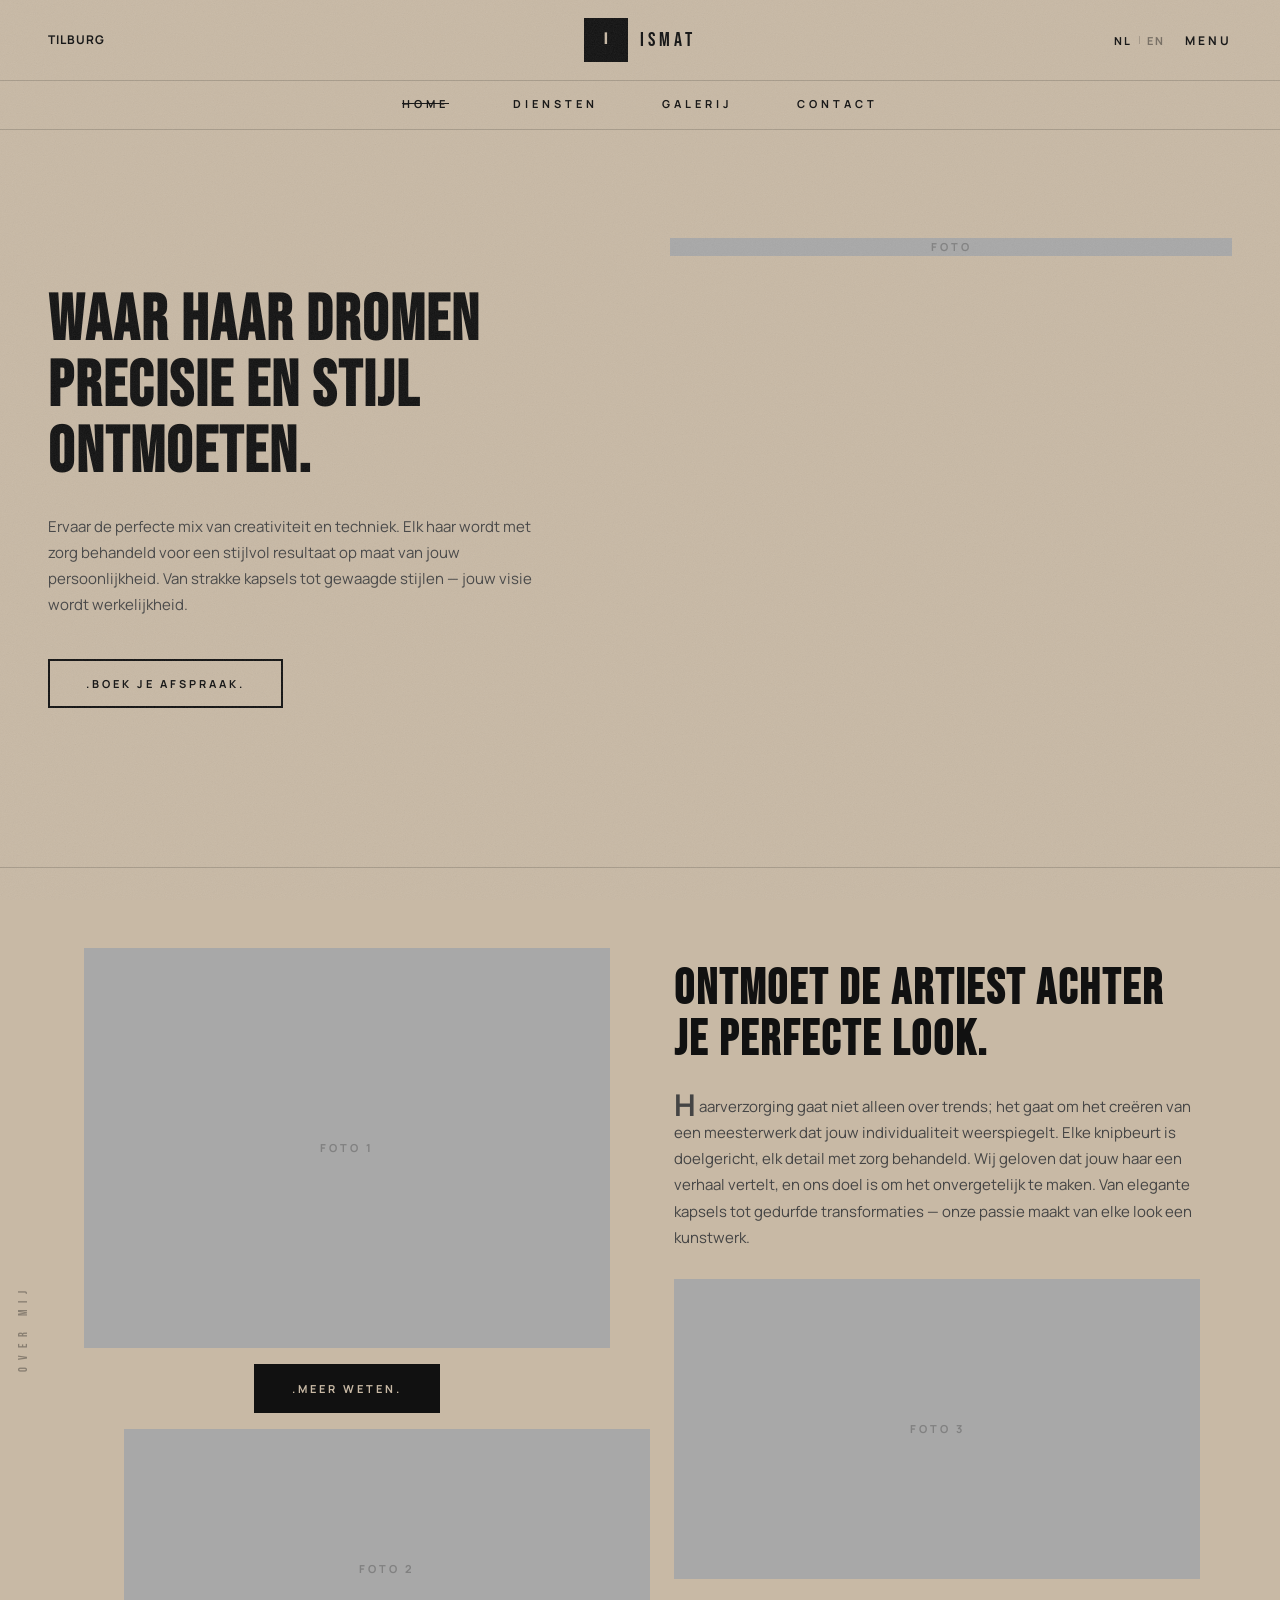
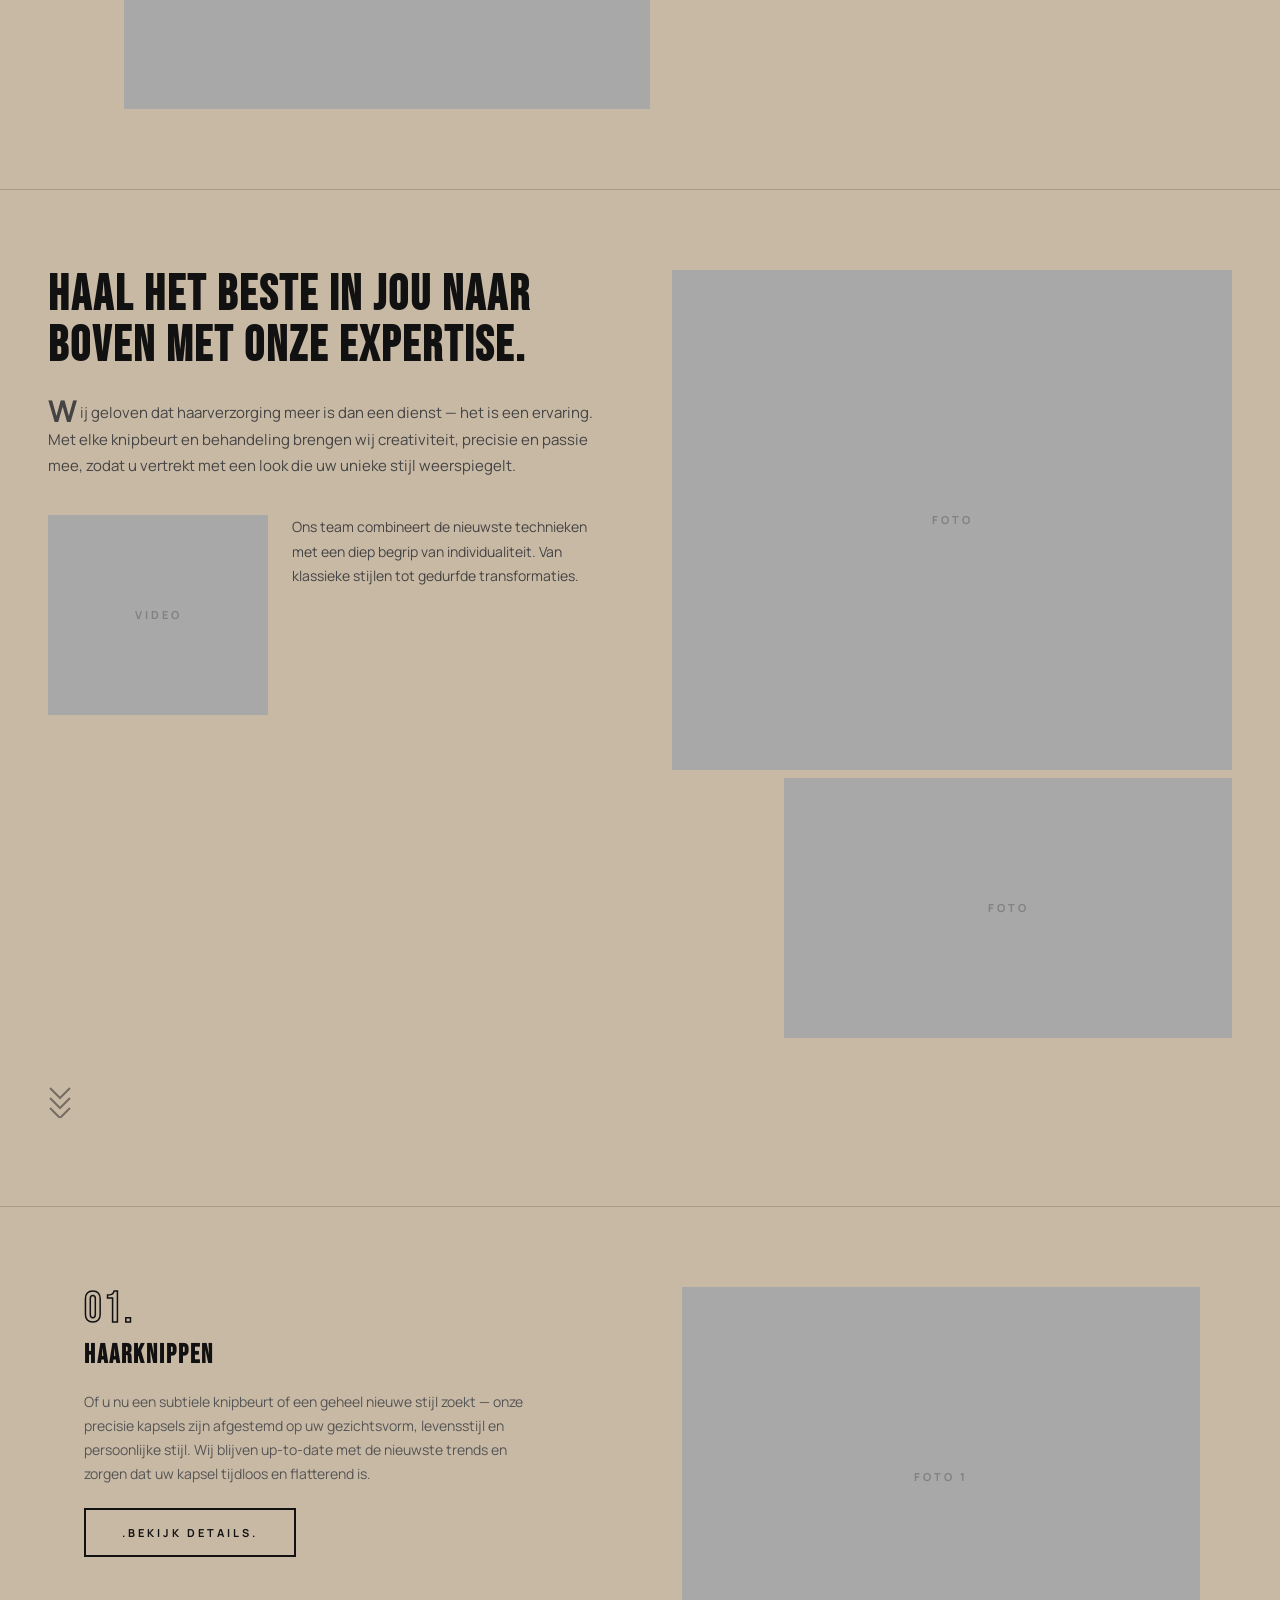
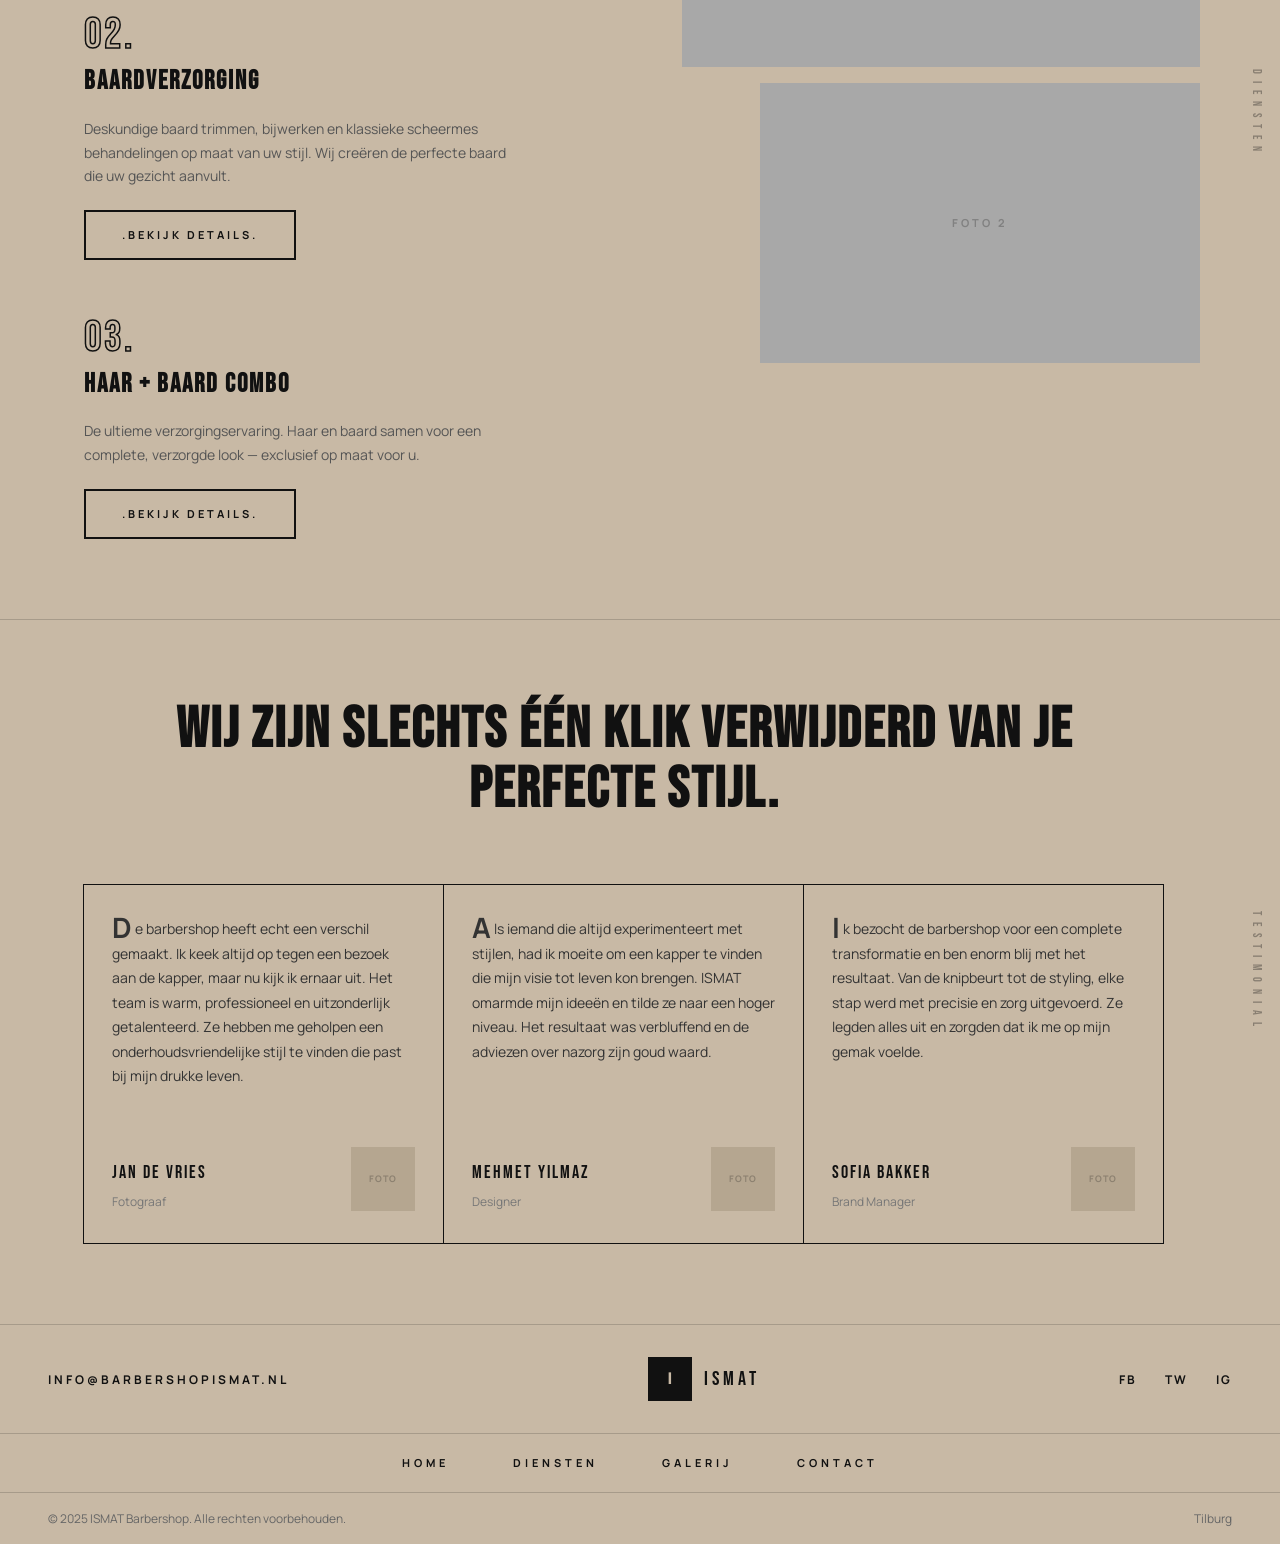
<file: index.html>
<!DOCTYPE html>
<html lang="nl">
<head>
  <meta charset="UTF-8">
  <meta name="viewport" content="width=device-width, initial-scale=1.0">
  <title>ISMAT Barbershop</title>
  <meta name="description" content="ISMAT Barbershop — Tilburg. Professionele haar- en baardverzorging.">
  <link rel="stylesheet" href="style.css">
</head>
<body class="t-body">

  <!-- NAVIGATIE -->
  <nav class="t-nav">
    <div class="t-nav-top">
      <span class="t-nav-location" data-en="Based in Tilburg">Tilburg</span>
      <a href="index.html" class="t-nav-logo">
        <div class="t-logo-icon">I</div>
        <span class="t-logo-name">ISMAT</span>
      </a>
      <div class="t-nav-right">
        <div class="t-lang-switcher">
          <button class="lang-btn active" data-lang="nl">NL</button>
          <span class="t-lang-divider">|</span>
          <button class="lang-btn" data-lang="en">EN</button>
        </div>
        <button class="t-menu-btn" id="t-menu-btn">Menu</button>
      </div>
    </div>
    <div class="t-nav-links">
      <a href="index.html" class="active" data-en="Home">Home</a>
      <a href="hizmetler.html" data-en="Services">Diensten</a>
      <a href="galeri.html" data-en="Gallery">Galerij</a>
      <a href="contact.html" data-en="Contact">Contact</a>
    </div>
  </nav>

  <!-- MOBILE MENU -->
  <div class="t-mobile-menu" id="t-mobile-menu">
    <button class="t-mobile-close" id="t-mobile-close">&times;</button>
    <a href="index.html" data-en="Home">Home</a>
    <a href="hizmetler.html" data-en="Services">Diensten</a>
    <a href="galeri.html" data-en="Gallery">Galerij</a>
    <a href="randevu.html" data-en="Book Now">Reserveer</a>
    <a href="tel:+31600000000">+31 6 00 000 000</a>
  </div>

  <!-- HERO -->
  <section class="t-hero">
    <div class="t-hero-content">
      <h1 class="t-hero-title" data-en="WHERE HAIR DREAMS MEET PRECISION AND STYLE.">WAAR HAAR DROMEN PRECISIE EN STIJL ONTMOETEN.</h1>
      <p class="t-hero-desc" data-en="Experience the perfect blend of creativity and technique. Every strand is treated with care, ensuring a flawless finish tailored to your unique personality. From sleek cuts to vibrant styles, your vision becomes a stunning reality.">Ervaar de perfecte mix van creativiteit en techniek. Elk haar wordt met zorg behandeld voor een stijlvol resultaat op maat van jouw persoonlijkheid. Van strakke kapsels tot gewaagde stijlen — jouw visie wordt werkelijkheid.</p>
      <a href="randevu.html" class="t-btn" data-en=".BOOK YOUR APPOINTMENT.">.BOEK JE AFSPRAAK.</a>
    </div>
    <div class="t-hero-image">
      <!-- <img src="images/hero.jpg" alt="ISMAT"> -->
      <div class="t-img-ph">FOTO</div>
    </div>
  </section>

  <!-- OVER ONS -->
  <section class="t-about">
    <span class="t-side-label t-label-left" data-en="ABOUT ME">OVER MIJ</span>
    <div class="t-about-inner">
      <div class="t-about-images">
        <div class="t-img-ph" style="height:400px;">FOTO 1</div>
        <div class="t-about-btn-wrap">
          <a href="randevu.html" class="t-btn t-btn-dark" data-en=".GET TO KNOW ME.">.MEER WETEN.</a>
        </div>
        <div class="t-img-ph" style="height:280px;margin-left:40px;">FOTO 2</div>
      </div>
      <div class="t-about-content">
        <h2 class="t-section-title" data-en="MEET THE ARTIST BEHIND YOUR PERFECT LOOK.">ONTMOET DE ARTIEST ACHTER JE PERFECTE LOOK.</h2>
        <p class="t-body-text" data-en="<span class='t-drop'>H</span>air styling isn't just about trends; it's about creating a masterpiece that reflects your individuality. Each cut is purposeful, every detail meticulously cared for. We believe your hair tells a story, and our goal is to make it unforgettable. From elegant cuts to bold transformations, our passion turns every look into a work of art.">
          <span class="t-drop">H</span>aarverzorging gaat niet alleen over trends; het gaat om het creëren van een meesterwerk dat jouw individualiteit weerspiegelt. Elke knipbeurt is doelgericht, elk detail met zorg behandeld. Wij geloven dat jouw haar een verhaal vertelt, en ons doel is om het onvergetelijk te maken. Van elegante kapsels tot gedurfde transformaties — onze passie maakt van elke look een kunstwerk.
        </p>
        <div class="t-img-ph" style="height:300px;margin-top:24px;">FOTO 3</div>
      </div>
    </div>
  </section>

  <!-- EXPERTISE -->
  <section class="t-expertise">
    <div class="t-expertise-inner">
      <div class="t-expertise-text">
        <h2 class="t-section-title" data-en="UNLEASH YOUR BEST LOOK WITH OUR EXPERTISE.">HAAL HET BESTE IN JOU NAAR BOVEN MET ONZE EXPERTISE.</h2>
        <p class="t-body-text" data-en="<span class='t-drop'>W</span>e believe that great hair styling is more than just a service — it's an experience. With every cut and treatment, we bring creativity, precision, and passion to ensure you leave with a look that reflects your unique style."><span class="t-drop">W</span>ij geloven dat haarverzorging meer is dan een dienst — het is een ervaring. Met elke knipbeurt en behandeling brengen wij creativiteit, precisie en passie mee, zodat u vertrekt met een look die uw unieke stijl weerspiegelt.</p>
        <div class="t-expertise-sub">
          <div class="t-img-ph" style="height:200px;width:220px;flex-shrink:0;">VIDEO</div>
          <p class="t-body-text t-small" data-en="Our team combines the latest techniques with a deep understanding of individuality. From classic styles to bold transformations, we tailor every detail to enhance your natural beauty.">Ons team combineert de nieuwste technieken met een diep begrip van individualiteit. Van klassieke stijlen tot gedurfde transformaties.</p>
        </div>
      </div>
      <div class="t-expertise-photos">
        <div class="t-img-ph" style="height:500px;">FOTO</div>
        <div class="t-img-ph" style="height:260px;margin-top:8px;width:80%;margin-left:auto;">FOTO</div>
      </div>
    </div>
    <div class="t-chevrons">
      <svg width="24" height="32" viewBox="0 0 24 32" fill="none" stroke="#111" stroke-width="2"><polyline points="2 2 12 12 22 2"/><polyline points="2 12 12 22 22 12"/><polyline points="2 22 12 32 22 22"/></svg>
    </div>
  </section>

  <!-- DIENSTEN (genummerd) -->
  <section class="t-services">
    <div class="t-services-inner">
      <div class="t-services-list">

        <div class="t-service-item">
          <span class="t-svc-num">01.</span>
          <h3 class="t-svc-name" data-en="HAIR CUTS">HAARKNIPPEN</h3>
          <p class="t-svc-desc" data-en="Whether you're looking for a subtle trim or a bold new style, our precision haircuts are tailored to suit your face shape, lifestyle, and personal style. We stay up-to-date with the latest trends while ensuring your cut is timeless and flattering.">Of u nu een subtiele knipbeurt of een geheel nieuwe stijl zoekt — onze precisie kapsels zijn afgestemd op uw gezichtsvorm, levensstijl en persoonlijke stijl. Wij blijven up-to-date met de nieuwste trends en zorgen dat uw kapsel tijdloos en flatterend is.</p>
          <a href="hizmetler.html" class="t-btn" data-en=".VIEW FULL DETAILS.">.BEKIJK DETAILS.</a>
        </div>

        <div class="t-service-item">
          <span class="t-svc-num">02.</span>
          <h3 class="t-svc-name" data-en="BEARD CARE">BAARDVERZORGING</h3>
          <p class="t-svc-desc" data-en="Expert beard trimming, shaping and classic straight razor shaves tailored to your style. We craft the perfect beard to complement your face and enhance your natural features.">Deskundige baard trimmen, bijwerken en klassieke scheermes behandelingen op maat van uw stijl. Wij creëren de perfecte baard die uw gezicht aanvult.</p>
          <a href="hizmetler.html" class="t-btn" data-en=".VIEW FULL DETAILS.">.BEKIJK DETAILS.</a>
        </div>

        <div class="t-service-item">
          <span class="t-svc-num">03.</span>
          <h3 class="t-svc-name" data-en="COMBO STYLING">HAAR + BAARD COMBO</h3>
          <p class="t-svc-desc" data-en="The ultimate grooming experience. Hair and beard done together for a complete, polished look tailored exclusively to you.">De ultieme verzorgingservaring. Haar en baard samen voor een complete, verzorgde look — exclusief op maat voor u.</p>
          <a href="hizmetler.html" class="t-btn" data-en=".VIEW FULL DETAILS.">.BEKIJK DETAILS.</a>
        </div>

      </div>
      <div class="t-services-photos">
        <div class="t-img-ph" style="height:380px;">FOTO 1</div>
        <div class="t-img-ph" style="height:280px;margin-top:8px;width:85%;margin-left:auto;">FOTO 2</div>
      </div>
    </div>
    <span class="t-side-label t-label-right" data-en="SERVICES">DIENSTEN</span>
  </section>

  <!-- TESTIMONIALS -->
  <section class="t-testimonials">
    <h2 class="t-cta-heading" data-en="WE'RE JUST A CLICK AWAY FROM YOUR PERFECT STYLE.">WIJ ZIJN SLECHTS ÉÉN KLIK VERWIJDERD VAN JE PERFECTE STIJL.</h2>
    <div class="t-testi-grid">

      <div class="t-testi-card">
        <p class="t-testi-text"><span class="t-drop">D</span>e barbershop heeft echt een verschil gemaakt. Ik keek altijd op tegen een bezoek aan de kapper, maar nu kijk ik ernaar uit. Het team is warm, professioneel en uitzonderlijk getalenteerd. Ze hebben me geholpen een onderhoudsvriendelijke stijl te vinden die past bij mijn drukke leven.</p>
        <div class="t-testi-author">
          <div>
            <div class="t-testi-name">JAN DE VRIES</div>
            <div class="t-testi-role" data-en="Photographer">Fotograaf</div>
          </div>
          <div class="t-testi-photo">FOTO</div>
        </div>
      </div>

      <div class="t-testi-card">
        <p class="t-testi-text"><span class="t-drop">A</span>ls iemand die altijd experimenteert met stijlen, had ik moeite om een kapper te vinden die mijn visie tot leven kon brengen. ISMAT omarmde mijn ideeën en tilde ze naar een hoger niveau. Het resultaat was verbluffend en de adviezen over nazorg zijn goud waard.</p>
        <div class="t-testi-author">
          <div>
            <div class="t-testi-name">MEHMET YILMAZ</div>
            <div class="t-testi-role" data-en="Designer">Designer</div>
          </div>
          <div class="t-testi-photo">FOTO</div>
        </div>
      </div>

      <div class="t-testi-card">
        <p class="t-testi-text"><span class="t-drop">I</span>k bezocht de barbershop voor een complete transformatie en ben enorm blij met het resultaat. Van de knipbeurt tot de styling, elke stap werd met precisie en zorg uitgevoerd. Ze legden alles uit en zorgden dat ik me op mijn gemak voelde.</p>
        <div class="t-testi-author">
          <div>
            <div class="t-testi-name">SOFIA BAKKER</div>
            <div class="t-testi-role" data-en="Brand Manager">Brand Manager</div>
          </div>
          <div class="t-testi-photo">FOTO</div>
        </div>
      </div>

    </div>
    <span class="t-side-label t-label-right" data-en="TESTIMONIAL">TESTIMONIAL</span>
  </section>

  <!-- FOOTER -->
  <footer class="t-footer">
    <div class="t-footer-top">
      <a href="mailto:info@barbershopismat.nl" class="t-footer-contact">INFO@BARBERSHOPISMAT.NL</a>
      <a href="index.html" class="t-footer-logo">
        <div class="t-logo-icon">I</div>
        <span class="t-logo-name">ISMAT</span>
      </a>
      <div class="t-footer-social">
        <a href="#">FB</a>
        <a href="#">TW</a>
        <a href="#">IG</a>
      </div>
    </div>
    <div class="t-footer-nav">
      <a href="index.html" data-en="HOME">HOME</a>
      <a href="hizmetler.html" data-en="SERVICES">DIENSTEN</a>
      <a href="galeri.html" data-en="GALLERY">GALERIJ</a>
      <a href="contact.html" data-en="CONTACT">CONTACT</a>
    </div>
    <div class="t-footer-bottom">
      <p>&copy; 2025 ISMAT Barbershop. <span data-en="All rights reserved.">Alle rechten voorbehouden.</span></p>
      <p>Tilburg</p>
    </div>
  </footer>

  <script src="script.js"></script>
</body>
</html>
</file>
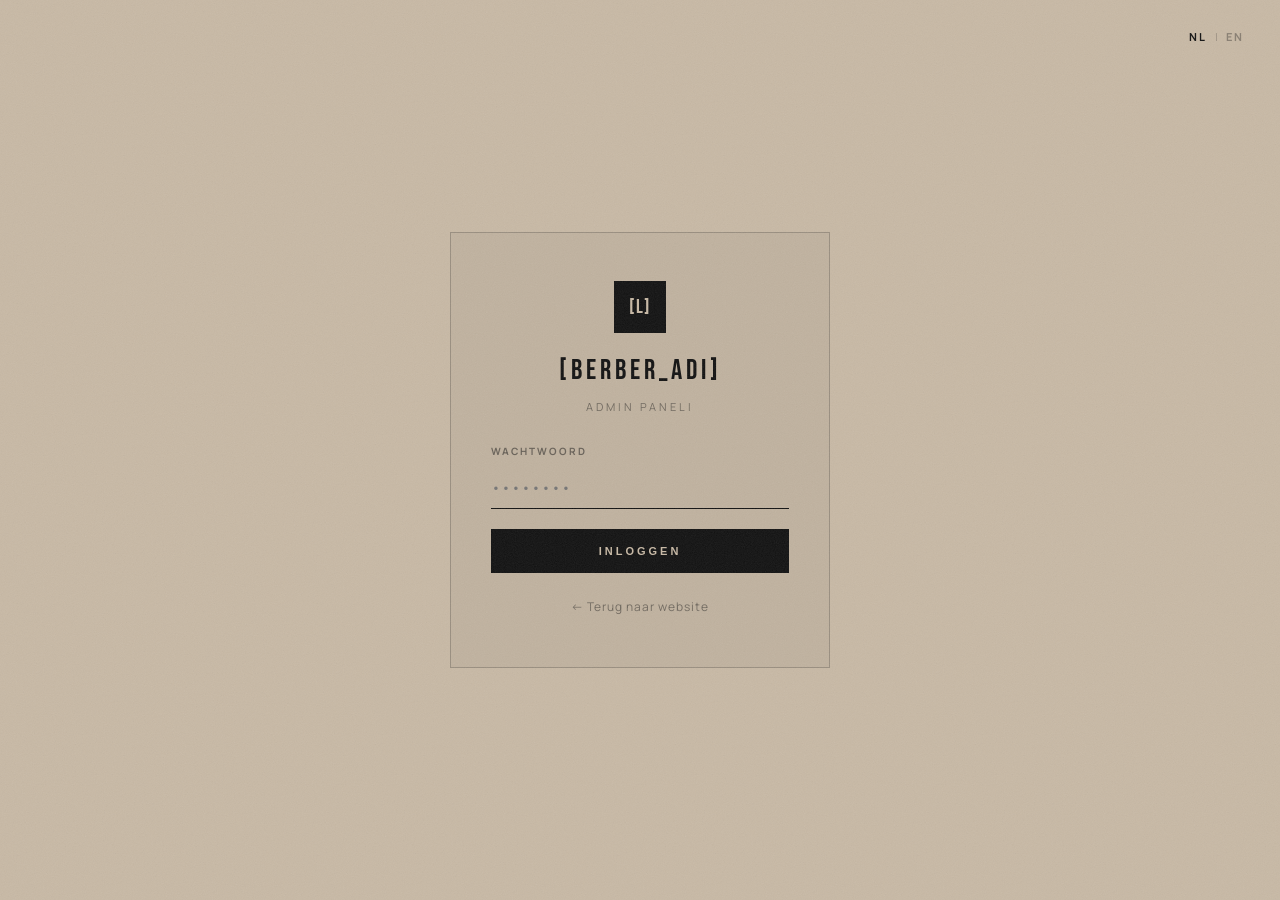
<file: admin.html>
<!DOCTYPE html>
<html lang="nl">
<head>
  <meta charset="UTF-8">
  <meta name="viewport" content="width=device-width, initial-scale=1.0">
  <title>Admin — [BERBER_ADI] Barbershop</title>
  <link rel="stylesheet" href="style.css">
</head>
<body class="t-body a-body">

  <!-- LOGIN -->
  <div class="a-login" id="admin-login">
    <div class="a-login-lang">
      <button class="lang-btn active" data-lang="nl">NL</button>
      <span class="t-lang-divider">|</span>
      <button class="lang-btn" data-lang="en">EN</button>
    </div>
    <div class="a-login-card">
      <div class="a-login-logo">[L]</div>
      <div class="a-login-brand">[BERBER_ADI]</div>
      <p class="a-login-sub" data-en="Admin Panel">Admin Paneli</p>
      <div class="a-login-error" id="login-error" data-en="Incorrect password">Onjuist wachtwoord</div>
      <form id="login-form" class="a-login-form">
        <div class="a-form-group">
          <label data-en="Password">Wachtwoord</label>
          <input type="password" id="login-password" placeholder="••••••••" autofocus>
        </div>
        <button type="submit" class="t-btn t-btn-dark" style="width:100%;justify-content:center;">
          <span data-en="Sign In">Inloggen</span>
        </button>
      </form>
      <a href="index.html" class="a-back-link" data-en="← Back to website">← Terug naar website</a>
    </div>
  </div>

  <!-- DASHBOARD -->
  <div class="a-dashboard" id="admin-dashboard" style="display:none;">

    <!-- SIDEBAR -->
    <aside class="a-sidebar">
      <div class="a-sidebar-logo">
        <div class="a-sidebar-icon">[L]</div>
        <div>
          <div class="a-sidebar-brand">[BERBER_ADI]</div>
          <div class="a-sidebar-role">Admin</div>
        </div>
      </div>

      <nav class="a-nav">
        <a href="#" class="a-nav-item active" data-view="dashboard">
          <svg width="15" height="15" viewBox="0 0 24 24" fill="none" stroke="currentColor" stroke-width="2"><rect x="3" y="3" width="7" height="7"/><rect x="14" y="3" width="7" height="7"/><rect x="14" y="14" width="7" height="7"/><rect x="3" y="14" width="7" height="7"/></svg>
          <span data-en="Dashboard">Dashboard</span>
        </a>
        <a href="#" class="a-nav-item" data-view="bookings">
          <svg width="15" height="15" viewBox="0 0 24 24" fill="none" stroke="currentColor" stroke-width="2"><rect x="3" y="4" width="18" height="18" rx="2"/><line x1="16" y1="2" x2="16" y2="6"/><line x1="8" y1="2" x2="8" y2="6"/><line x1="3" y1="10" x2="21" y2="10"/></svg>
          <span data-en="Bookings">Reserveringen</span>
        </a>
        <a href="#" class="a-nav-item" data-view="today">
          <svg width="15" height="15" viewBox="0 0 24 24" fill="none" stroke="currentColor" stroke-width="2"><circle cx="12" cy="12" r="10"/><polyline points="12 6 12 12 16 14"/></svg>
          <span data-en="Today">Vandaag</span>
        </a>
      </nav>

      <div class="a-sidebar-footer">
        <div class="a-lang">
          <button class="lang-btn active" data-lang="nl">NL</button>
          <span class="t-lang-divider" style="color:rgba(200,185,165,0.3);">|</span>
          <button class="lang-btn" data-lang="en">EN</button>
        </div>
        <a href="index.html" class="a-nav-item">
          <svg width="15" height="15" viewBox="0 0 24 24" fill="none" stroke="currentColor" stroke-width="2"><path d="M3 9l9-7 9 7v11a2 2 0 01-2 2H5a2 2 0 01-2-2z"/><polyline points="9 22 9 12 15 12 15 22"/></svg>
          <span data-en="Website">Website</span>
        </a>
        <button class="a-nav-item a-logout" id="btn-logout">
          <svg width="15" height="15" viewBox="0 0 24 24" fill="none" stroke="currentColor" stroke-width="2"><path d="M9 21H5a2 2 0 01-2-2V5a2 2 0 012-2h4"/><polyline points="16 17 21 12 16 7"/><line x1="21" y1="12" x2="9" y2="12"/></svg>
          <span data-en="Logout">Uitloggen</span>
        </button>
      </div>
    </aside>

    <!-- MAIN -->
    <main class="a-main">

      <!-- DASHBOARD VIEW -->
      <div class="admin-view active" id="view-dashboard">
        <div class="a-topbar">
          <h2 class="a-page-title" data-en="Dashboard">Dashboard</h2>
          <div class="a-date" id="admin-today-date"></div>
        </div>

        <div class="a-stats">
          <div class="a-stat-card">
            <div class="a-stat-icon">
              <svg width="18" height="18" viewBox="0 0 24 24" fill="none" stroke="currentColor" stroke-width="2"><rect x="3" y="4" width="18" height="18" rx="2"/><line x1="16" y1="2" x2="16" y2="6"/><line x1="8" y1="2" x2="8" y2="6"/><line x1="3" y1="10" x2="21" y2="10"/></svg>
            </div>
            <div class="a-stat-value" id="stat-today">0</div>
            <div class="a-stat-label" data-en="Today">Vandaag</div>
          </div>
          <div class="a-stat-card">
            <div class="a-stat-icon">
              <svg width="18" height="18" viewBox="0 0 24 24" fill="none" stroke="currentColor" stroke-width="2"><path d="M17 21v-2a4 4 0 00-4-4H5a4 4 0 00-4 4v2"/><circle cx="9" cy="7" r="4"/><path d="M23 21v-2a4 4 0 00-3-3.87"/><path d="M16 3.13a4 4 0 010 7.75"/></svg>
            </div>
            <div class="a-stat-value" id="stat-total">0</div>
            <div class="a-stat-label" data-en="Total">Totaal</div>
          </div>
          <div class="a-stat-card">
            <div class="a-stat-icon" style="color:#3d6b4f;">
              <svg width="18" height="18" viewBox="0 0 24 24" fill="none" stroke="currentColor" stroke-width="2"><polyline points="20 6 9 17 4 12"/></svg>
            </div>
            <div class="a-stat-value" id="stat-confirmed">0</div>
            <div class="a-stat-label" data-en="Confirmed">Bevestigd</div>
          </div>
          <div class="a-stat-card">
            <div class="a-stat-icon" style="color:#7a5c10;">
              <svg width="18" height="18" viewBox="0 0 24 24" fill="none" stroke="currentColor" stroke-width="2"><circle cx="12" cy="12" r="10"/><line x1="12" y1="8" x2="12" y2="12"/><line x1="12" y1="16" x2="12.01" y2="16"/></svg>
            </div>
            <div class="a-stat-value" id="stat-pending">0</div>
            <div class="a-stat-label" data-en="Pending">In afwachting</div>
          </div>
        </div>

        <div class="a-section">
          <div class="a-section-header">
            <h3 class="a-section-title" data-en="Recent Bookings">Recente Reserveringen</h3>
            <a href="#" class="a-link" data-view="bookings" data-en="View all →">Bekijk alles →</a>
          </div>
          <div id="recent-list"></div>
        </div>
      </div>

      <!-- BOOKINGS VIEW -->
      <div class="admin-view" id="view-bookings">
        <div class="a-topbar">
          <h2 class="a-page-title" data-en="All Bookings">Alle Reserveringen</h2>
          <div class="a-filters">
            <button class="admin-filter-btn active" data-filter="all" data-en="All">Alle</button>
            <button class="admin-filter-btn" data-filter="pending" data-en="Pending">In afwachting</button>
            <button class="admin-filter-btn" data-filter="confirmed" data-en="Confirmed">Bevestigd</button>
            <button class="admin-filter-btn" data-filter="cancelled" data-en="Cancelled">Geannuleerd</button>
          </div>
        </div>
        <div id="bookings-list"></div>
      </div>

      <!-- TODAY VIEW -->
      <div class="admin-view" id="view-today">
        <div class="a-topbar">
          <h2 class="a-page-title" data-en="Today">Vandaag</h2>
          <div class="a-date" id="today-full-date"></div>
        </div>
        <div id="today-list"></div>
      </div>

    </main>
  </div>

  <script src="admin.js"></script>
</body>
</html>
</file>
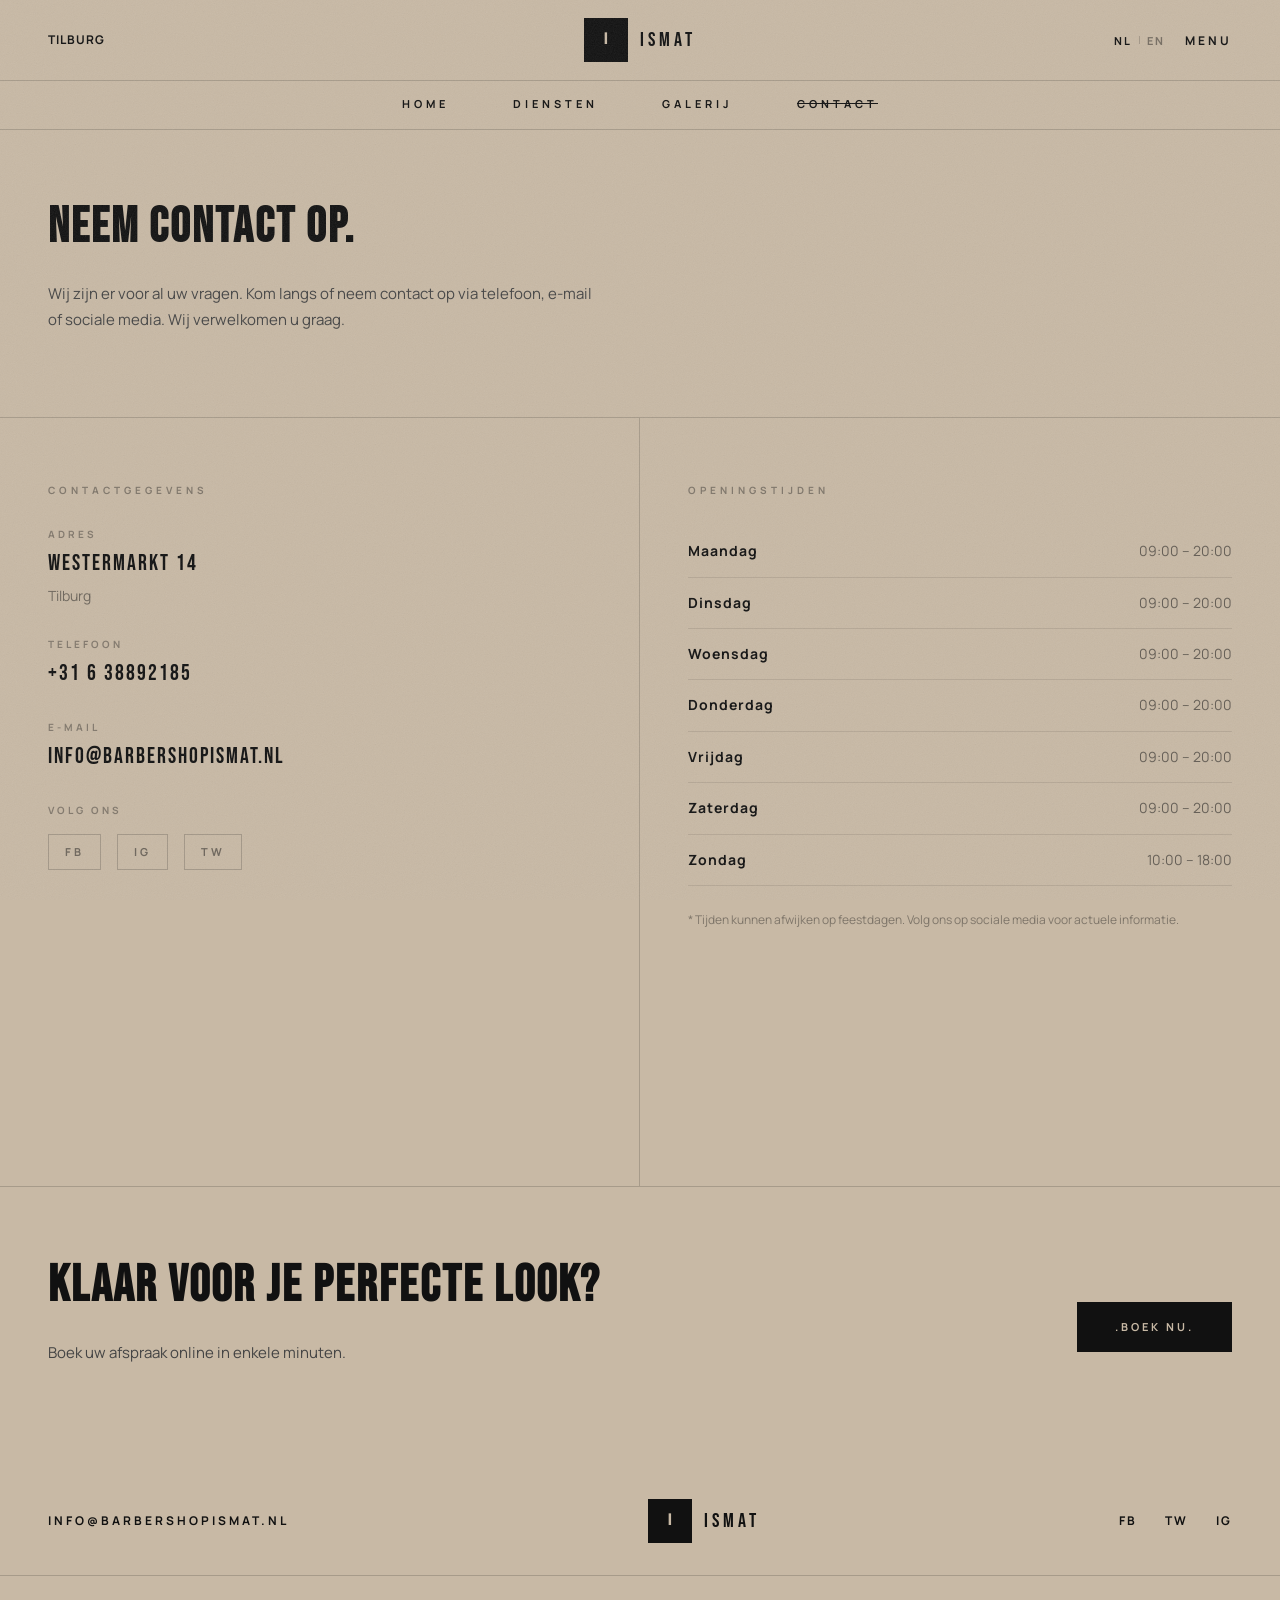
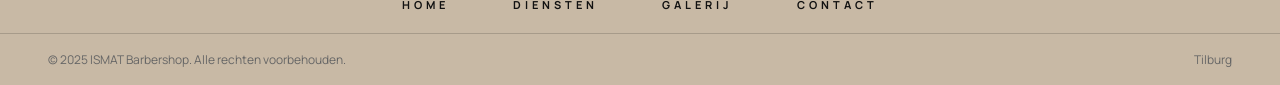
<file: contact.html>
<!DOCTYPE html>
<html lang="nl">
<head>
  <meta charset="UTF-8">
  <meta name="viewport" content="width=device-width, initial-scale=1.0">
  <title>Contact — ISMAT Barbershop</title>
  <meta name="description" content="ISMAT Barbershop — contact, openingstijden en adres.">
  <link rel="stylesheet" href="style.css">
  <style>
    .contact-hero {
      padding: 72px 48px 56px;
      border-bottom: 1px solid rgba(17,17,17,0.18);
    }

    .contact-grid {
      display: grid;
      grid-template-columns: 1fr 1fr;
      border-bottom: 1px solid rgba(17,17,17,0.18);
    }

    .contact-col {
      padding: 64px 48px;
      border-right: 1px solid rgba(17,17,17,0.18);
    }

    .contact-col:last-child { border-right: none; }

    .contact-col-title {
      font-size: 10px;
      font-weight: 700;
      letter-spacing: 4px;
      text-transform: uppercase;
      color: rgba(17,17,17,0.4);
      margin-bottom: 28px;
    }

    .contact-info-item {
      display: flex;
      flex-direction: column;
      gap: 4px;
      margin-bottom: 28px;
    }

    .contact-info-label {
      font-size: 10px;
      font-weight: 700;
      letter-spacing: 3px;
      text-transform: uppercase;
      color: rgba(17,17,17,0.38);
    }

    .contact-info-value {
      font-family: 'Bebas Neue', sans-serif;
      font-size: 22px;
      letter-spacing: 2px;
      color: #111;
      text-decoration: none;
      display: block;
    }

    .contact-info-value:hover { text-decoration: underline; }

    .contact-hours-row {
      display: flex;
      justify-content: space-between;
      align-items: center;
      padding: 14px 0;
      border-bottom: 1px solid rgba(17,17,17,0.1);
      font-size: 14px;
      color: #333;
    }

    .contact-hours-row:first-child { border-top: 1px solid rgba(17,17,17,0.1); }

    .contact-hours-day { font-weight: 700; letter-spacing: 1px; color: #111; }

    .contact-hours-time { color: rgba(17,17,17,0.55); }

    .contact-hours-closed { color: rgba(17,17,17,0.3); font-style: italic; }

    .contact-social {
      display: flex;
      gap: 16px;
      margin-top: 12px;
    }

    .contact-social a {
      font-size: 11px;
      font-weight: 700;
      letter-spacing: 3px;
      text-transform: uppercase;
      color: rgba(17,17,17,0.5);
      text-decoration: none;
      border: 1px solid rgba(17,17,17,0.2);
      padding: 8px 16px;
      transition: all 0.15s;
    }

    .contact-social a:hover { background: #111; border-color: #111; color: #c8b9a5; }

    .contact-map {
      background: rgba(17,17,17,0.06);
      height: 100%;
      min-height: 300px;
      display: flex;
      align-items: center;
      justify-content: center;
      flex-direction: column;
      gap: 12px;
      color: rgba(17,17,17,0.3);
    }

    .contact-map svg { opacity: 0.3; }

    .contact-map p { font-size: 11px; letter-spacing: 2px; text-transform: uppercase; }

    .contact-cta {
      padding: 72px 48px;
      display: flex;
      align-items: center;
      justify-content: space-between;
      gap: 32px;
      flex-wrap: wrap;
    }

    @media (max-width: 768px) {
      .contact-hero { padding: 48px 20px 40px; }
      .contact-grid { grid-template-columns: 1fr; }
      .contact-col { padding: 40px 20px; border-right: none; border-bottom: 1px solid rgba(17,17,17,0.12); }
      .contact-col:last-child { border-bottom: none; }
      .contact-cta { padding: 48px 20px; flex-direction: column; align-items: flex-start; }
    }
  </style>
</head>
<body class="t-body">

  <!-- NAVIGATIE -->
  <nav class="t-nav">
    <div class="t-nav-top">
      <span class="t-nav-location" data-en="Based in Tilburg">Tilburg</span>
      <a href="index.html" class="t-nav-logo">
        <div class="t-logo-icon">I</div>
        <span class="t-logo-name">ISMAT</span>
      </a>
      <div class="t-nav-right">
        <div class="t-lang-switcher">
          <button class="lang-btn active" data-lang="nl">NL</button>
          <span class="t-lang-divider">|</span>
          <button class="lang-btn" data-lang="en">EN</button>
        </div>
        <button class="t-menu-btn" id="t-menu-btn">Menu</button>
      </div>
    </div>
    <div class="t-nav-links">
      <a href="index.html" data-en="Home">Home</a>
      <a href="hizmetler.html" data-en="Services">Diensten</a>
      <a href="galeri.html" data-en="Gallery">Galerij</a>
      <a href="contact.html" class="active" data-en="Contact">Contact</a>
    </div>
  </nav>

  <!-- MOBILE MENU -->
  <div class="t-mobile-menu" id="t-mobile-menu">
    <button class="t-mobile-close" id="t-mobile-close">&times;</button>
    <a href="index.html" data-en="Home">Home</a>
    <a href="hizmetler.html" data-en="Services">Diensten</a>
    <a href="galeri.html" data-en="Gallery">Galerij</a>
    <a href="contact.html" data-en="Contact">Contact</a>
    <a href="tel:+31638892185">+31 6 38892185</a>
  </div>

  <!-- HERO -->
  <div class="contact-hero">
    <h1 class="t-section-title" data-en="GET IN TOUCH.">NEEM CONTACT OP.</h1>
    <p class="t-body-text" style="max-width:560px;" data-en="We are here for all your questions. Come visit us or reach out via phone, email or social media. We look forward to welcoming you.">
      Wij zijn er voor al uw vragen. Kom langs of neem contact op via telefoon, e-mail of sociale media. Wij verwelkomen u graag.
    </p>
  </div>

  <!-- CONTACT INFO + HOURS -->
  <div class="contact-grid">

    <!-- LEFT: Contact info -->
    <div class="contact-col">
      <div class="contact-col-title" data-en="Contact Information">Contactgegevens</div>

      <div class="contact-info-item">
        <span class="contact-info-label" data-en="Address">Adres</span>
        <span class="contact-info-value">Westermarkt 14</span>
        <span class="contact-info-value" style="font-family:'Manrope',sans-serif;font-size:14px;letter-spacing:0;color:rgba(17,17,17,0.5);">Tilburg</span>
      </div>

      <div class="contact-info-item">
        <span class="contact-info-label" data-en="Phone">Telefoon</span>
        <a href="tel:+31638892185" class="contact-info-value">+31 6 38892185</a>
      </div>

      <div class="contact-info-item">
        <span class="contact-info-label" data-en="Email">E-mail</span>
        <a href="mailto:info@barbershopismat.nl" class="contact-info-value">info@barbershopismat.nl</a>
      </div>

      <div class="contact-info-item" style="margin-top:8px;">
        <span class="contact-info-label" data-en="Follow Us">Volg Ons</span>
        <div class="contact-social">
          <a href="#">FB</a>
          <a href="#">IG</a>
          <a href="#">TW</a>
        </div>
      </div>

      <!-- Google Maps embed -->
      <div style="margin-top:32px;min-height:200px;overflow:hidden;">
        <iframe src="https://maps.google.com/maps?q=Westermarkt+14,+5042MC+Tilburg,+Netherlands&output=embed" width="100%" height="220" style="border:0;display:block;" loading="lazy" allowfullscreen></iframe>
      </div>
    </div>

    <!-- RIGHT: Opening hours -->
    <div class="contact-col">
      <div class="contact-col-title" data-en="Opening Hours">Openingstijden</div>

      <div class="contact-hours-row">
        <span class="contact-hours-day" data-en="Monday">Maandag</span>
        <span class="contact-hours-time">09:00 – 20:00</span>
      </div>
      <div class="contact-hours-row">
        <span class="contact-hours-day" data-en="Tuesday">Dinsdag</span>
        <span class="contact-hours-time">09:00 – 20:00</span>
      </div>
      <div class="contact-hours-row">
        <span class="contact-hours-day" data-en="Wednesday">Woensdag</span>
        <span class="contact-hours-time">09:00 – 20:00</span>
      </div>
      <div class="contact-hours-row">
        <span class="contact-hours-day" data-en="Thursday">Donderdag</span>
        <span class="contact-hours-time">09:00 – 20:00</span>
      </div>
      <div class="contact-hours-row">
        <span class="contact-hours-day" data-en="Friday">Vrijdag</span>
        <span class="contact-hours-time">09:00 – 20:00</span>
      </div>
      <div class="contact-hours-row">
        <span class="contact-hours-day" data-en="Saturday">Zaterdag</span>
        <span class="contact-hours-time">09:00 – 20:00</span>
      </div>
      <div class="contact-hours-row">
        <span class="contact-hours-day" data-en="Sunday">Zondag</span>
        <span class="contact-hours-time">10:00 – 18:00</span>
      </div>

      <p style="margin-top:24px;font-size:12px;color:rgba(17,17,17,0.4);line-height:1.6;" data-en="* Hours may differ on public holidays. Follow us on social media for up-to-date information.">
        * Tijden kunnen afwijken op feestdagen. Volg ons op sociale media voor actuele informatie.
      </p>
    </div>

  </div>

  <!-- CTA -->
  <div class="contact-cta">
    <div>
      <h2 class="t-section-title" style="font-size:clamp(24px,4vw,52px);" data-en="READY FOR YOUR PERFECT LOOK?">KLAAR VOOR JE PERFECTE LOOK?</h2>
      <p class="t-body-text" data-en="Book your appointment online in minutes.">Boek uw afspraak online in enkele minuten.</p>
    </div>
    <a href="randevu.html" class="t-btn t-btn-dark" data-en=".BOOK NOW.">.BOEK NU.</a>
  </div>

  <!-- FOOTER -->
  <footer class="t-footer">
    <div class="t-footer-top">
      <a href="mailto:info@barbershopismat.nl" class="t-footer-contact">INFO@BARBERSHOPISMAT.NL</a>
      <a href="index.html" class="t-footer-logo">
        <div class="t-logo-icon">I</div>
        <span class="t-logo-name">ISMAT</span>
      </a>
      <div class="t-footer-social">
        <a href="#">FB</a>
        <a href="#">TW</a>
        <a href="#">IG</a>
      </div>
    </div>
    <div class="t-footer-nav">
      <a href="index.html" data-en="HOME">HOME</a>
      <a href="hizmetler.html" data-en="SERVICES">DIENSTEN</a>
      <a href="galeri.html" data-en="GALLERY">GALERIJ</a>
      <a href="contact.html" data-en="CONTACT">CONTACT</a>
    </div>
    <div class="t-footer-bottom">
      <p>&copy; 2025 ISMAT Barbershop. <span data-en="All rights reserved.">Alle rechten voorbehouden.</span></p>
      <p>Tilburg</p>
    </div>
  </footer>

  <script src="script.js"></script>
</body>
</html>
</file>
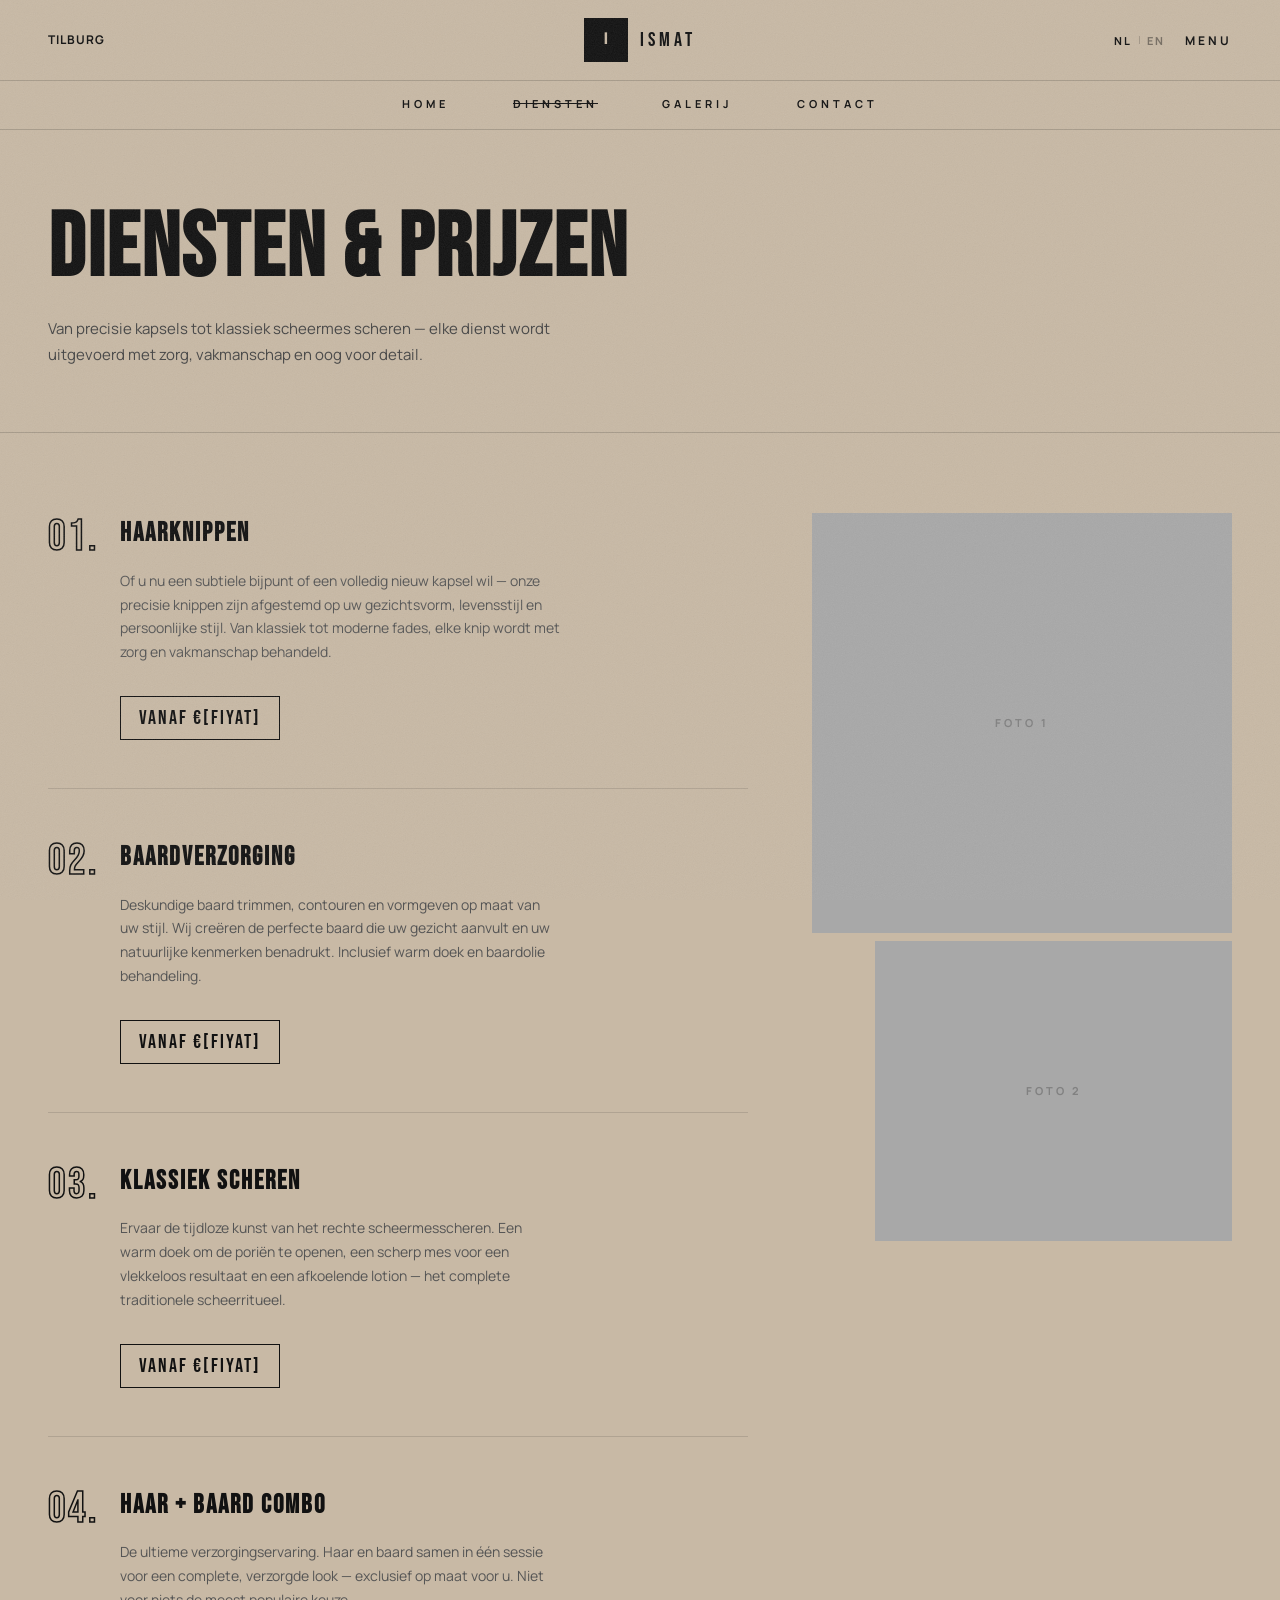
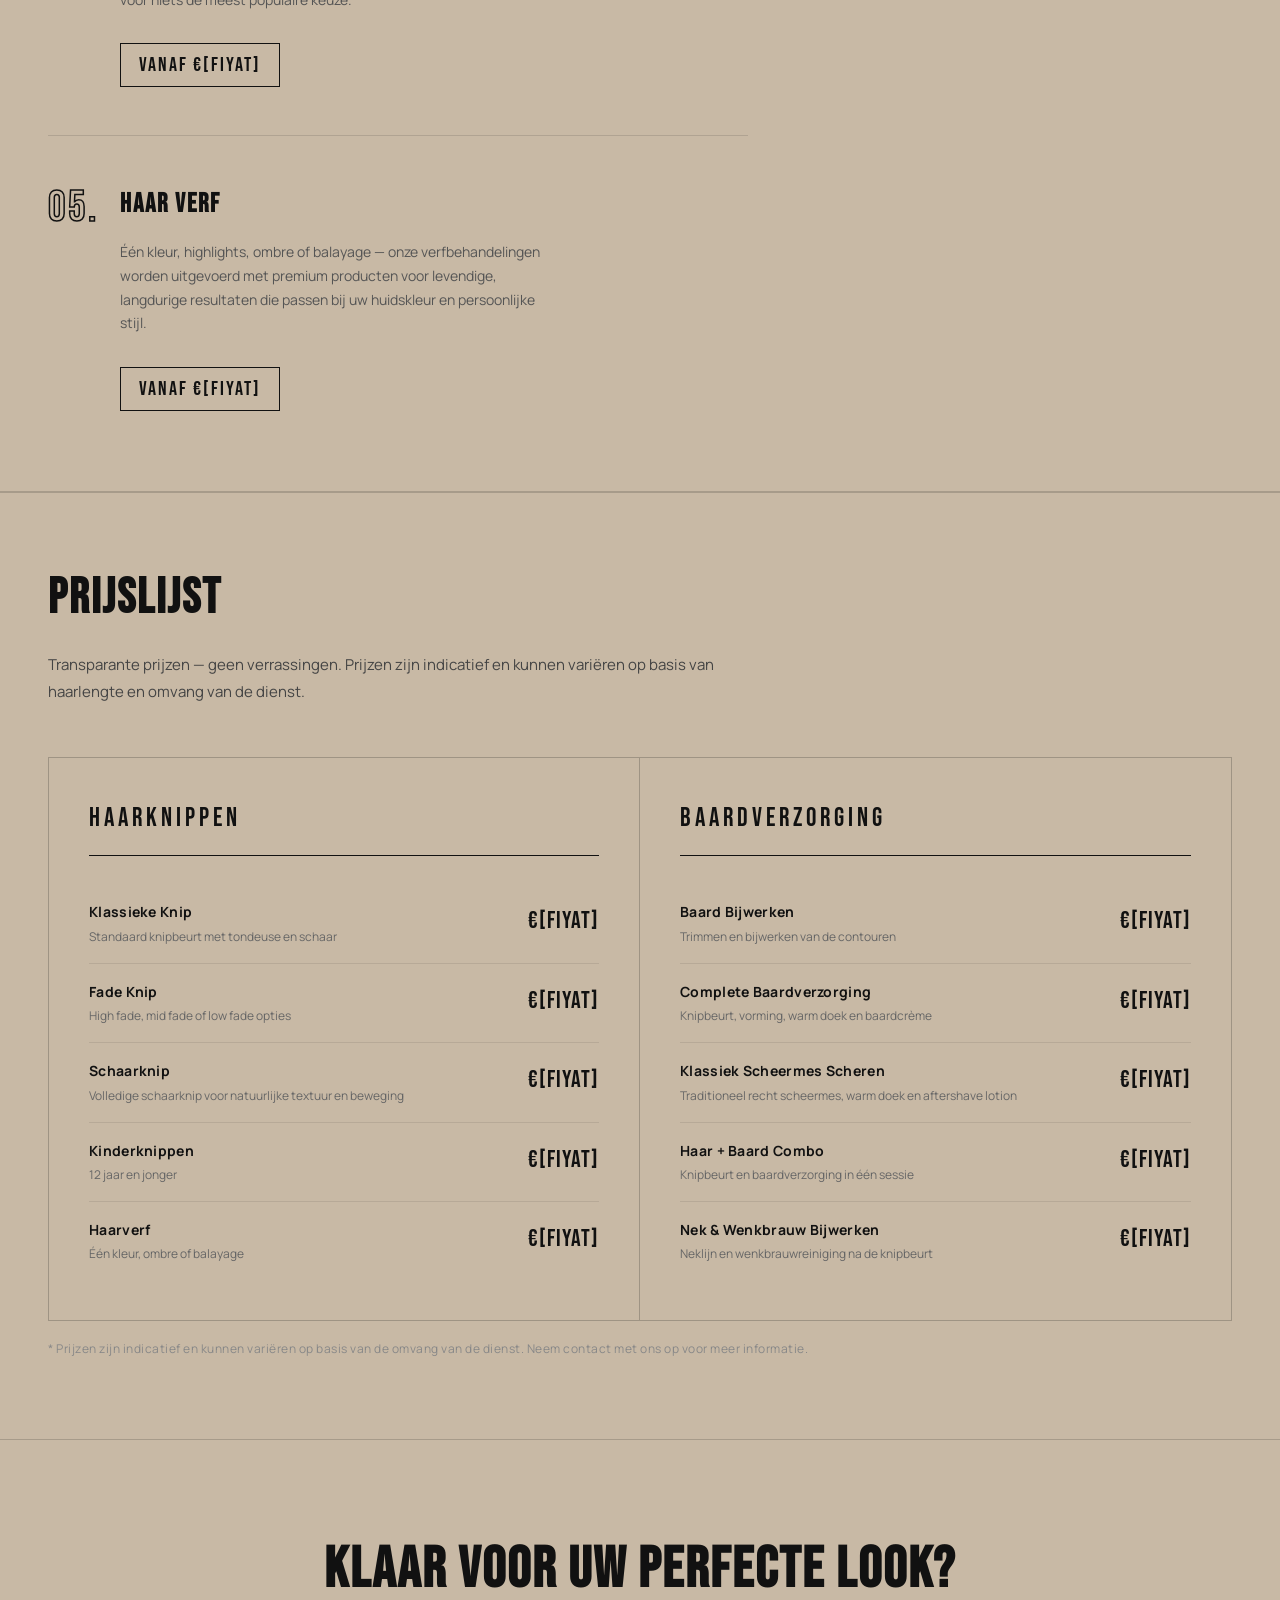
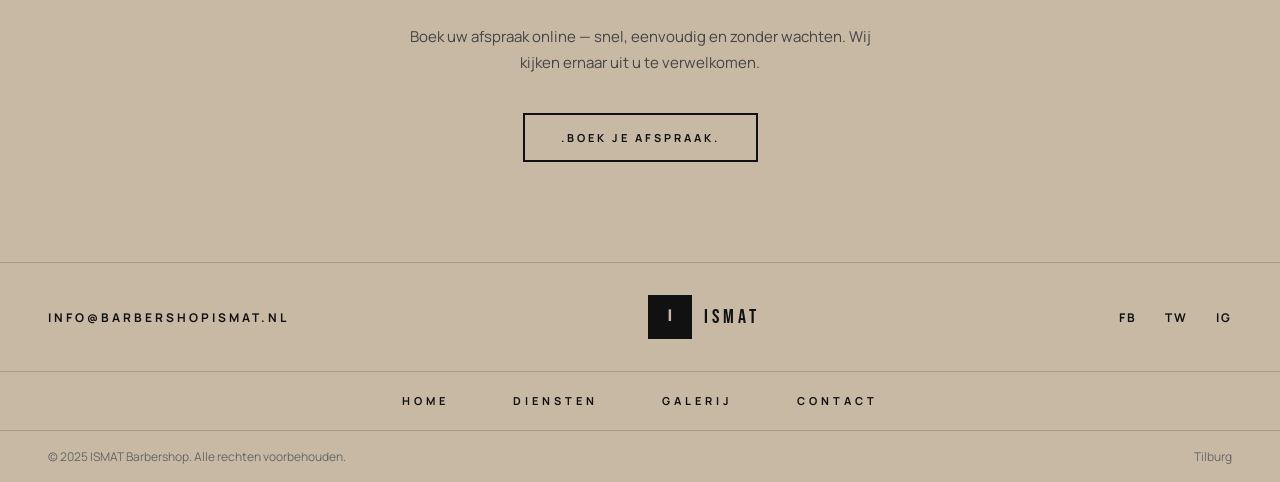
<file: hizmetler.html>
<!DOCTYPE html>
<html lang="nl">
<head>
  <meta charset="UTF-8">
  <meta name="viewport" content="width=device-width, initial-scale=1.0">
  <title>Diensten &amp; Prijzen — ISMAT Barbershop</title>
  <meta name="description" content="ISMAT Barbershop — diensten en prijslijst. Haarknippen, baardverzorging, klassiek scheren en meer.">
  <link rel="stylesheet" href="style.css">
  <style>
    /* ---- PAGE HEADER ---- */
    .t-page-header {
      padding: 72px 48px 64px;
      border-bottom: 1px solid rgba(17,17,17,0.18);
    }

    .t-page-header-inner {
      max-width: 800px;
    }

    .t-page-title {
      font-size: clamp(44px, 7vw, 100px);
      margin-bottom: 20px;
    }

    .t-page-subtitle {
      max-width: 560px;
      margin-bottom: 0;
    }

    /* ---- NUMBERED SERVICES SECTION ---- */
    .t-svc-section {
      display: grid;
      grid-template-columns: 1fr 420px;
      gap: 64px;
      padding: 80px 48px;
      border-bottom: 1px solid rgba(17,17,17,0.18);
      align-items: start;
    }

    .t-svc-list {
      display: flex;
      flex-direction: column;
    }

    .t-svc-row {
      display: grid;
      grid-template-columns: 72px 1fr;
      gap: 0;
      padding: 48px 0;
      border-bottom: 1px solid rgba(17,17,17,0.13);
    }

    .t-svc-row:first-child {
      padding-top: 0;
    }

    .t-svc-row:last-child {
      border-bottom: none;
      padding-bottom: 0;
    }

    .t-svc-row-num {
      padding-top: 2px;
    }

    .t-svc-row-body {
      padding-right: 8px;
    }

    .t-svc-price-tag {
      display: inline-block;
      font-family: 'Bebas Neue', sans-serif;
      font-size: 20px;
      letter-spacing: 2px;
      color: #111;
      border: 1.5px solid #111;
      padding: 5px 18px;
      margin-top: 10px;
    }

    .t-svc-photo-col {
      display: flex;
      flex-direction: column;
      position: sticky;
      top: 120px;
    }

    /* ---- PRICING TABLE ---- */
    .t-pricing-section {
      padding: 80px 48px;
      border-bottom: 1px solid rgba(17,17,17,0.18);
      border-top: 1px solid rgba(17,17,17,0.18);
    }

    .t-pricing-heading-wrap {
      max-width: 680px;
      margin-bottom: 52px;
    }

    .t-pricing-grid {
      display: grid;
      grid-template-columns: 1fr 1fr;
      gap: 0;
      border: 1px solid rgba(17,17,17,0.22);
    }

    .t-pricing-cat {
      padding: 40px;
    }

    .t-pricing-cat:first-child {
      border-right: 1px solid rgba(17,17,17,0.22);
    }

    .t-pricing-cat-title {
      font-family: 'Bebas Neue', sans-serif;
      font-size: 26px;
      letter-spacing: 4px;
      color: #111;
      text-transform: uppercase;
      margin-bottom: 28px;
      padding-bottom: 16px;
      border-bottom: 1.5px solid #111;
    }

    .t-pricing-item {
      display: flex;
      justify-content: space-between;
      align-items: flex-start;
      gap: 16px;
      padding: 17px 0;
      border-bottom: 1px solid rgba(17,17,17,0.09);
    }

    .t-pricing-item:last-child {
      border-bottom: none;
    }

    .t-pricing-item-name {
      font-size: 14px;
      font-weight: 700;
      color: #111;
      margin-bottom: 4px;
      letter-spacing: 0.3px;
    }

    .t-pricing-item-desc {
      font-size: 12px;
      color: #666;
      line-height: 1.5;
    }

    .t-pricing-item-price {
      font-family: 'Bebas Neue', sans-serif;
      font-size: 24px;
      letter-spacing: 1px;
      color: #111;
      white-space: nowrap;
      flex-shrink: 0;
      padding-top: 1px;
    }

    .t-pricing-note {
      font-size: 12px;
      color: #888;
      margin-top: 18px;
      letter-spacing: 0.5px;
    }

    /* ---- CTA ---- */
    .t-svc-cta {
      padding: 100px 48px;
      border-bottom: 1px solid rgba(17,17,17,0.18);
      display: flex;
      flex-direction: column;
      align-items: center;
      text-align: center;
      gap: 24px;
    }

    .t-svc-cta .t-cta-heading {
      margin-bottom: 0;
    }

    .t-svc-cta .t-body-text {
      max-width: 480px;
      text-align: center;
      margin-bottom: 12px;
    }

    /* ---- RESPONSIVE ---- */
    @media (max-width: 1024px) {
      .t-svc-section {
        grid-template-columns: 1fr;
        padding: 60px 32px;
      }
      .t-svc-photo-col {
        display: none;
      }
      .t-pricing-grid {
        grid-template-columns: 1fr;
      }
      .t-pricing-cat:first-child {
        border-right: none;
        border-bottom: 1px solid rgba(17,17,17,0.22);
      }
      .t-pricing-section {
        padding: 60px 32px;
      }
    }

    @media (max-width: 768px) {
      .t-page-header {
        padding: 48px 20px 40px;
      }
      .t-svc-section {
        padding: 48px 20px;
      }
      .t-svc-row {
        grid-template-columns: 56px 1fr;
        padding: 36px 0;
      }
      .t-pricing-section {
        padding: 48px 20px;
      }
      .t-pricing-cat {
        padding: 28px 20px;
      }
      .t-svc-cta {
        padding: 64px 20px;
      }
    }
  </style>
</head>
<body class="t-body">

  <!-- NAVIGATIE -->
  <nav class="t-nav">
    <div class="t-nav-top">
      <span class="t-nav-location" data-en="Based in Tilburg">Tilburg</span>
      <a href="index.html" class="t-nav-logo">
        <div class="t-logo-icon">I</div>
        <span class="t-logo-name">ISMAT</span>
      </a>
      <div class="t-nav-right">
        <div class="t-lang-switcher">
          <button class="lang-btn active" data-lang="nl">NL</button>
          <span class="t-lang-divider">|</span>
          <button class="lang-btn" data-lang="en">EN</button>
        </div>
        <button class="t-menu-btn" id="t-menu-btn">Menu</button>
      </div>
    </div>
    <div class="t-nav-links">
      <a href="index.html" data-en="Home">Home</a>
      <a href="hizmetler.html" class="active" data-en="Services">Diensten</a>
      <a href="galeri.html" data-en="Gallery">Galerij</a>
      <a href="contact.html" data-en="Contact">Contact</a>
    </div>
  </nav>

  <!-- MOBILE MENU -->
  <div class="t-mobile-menu" id="t-mobile-menu">
    <button class="t-mobile-close" id="t-mobile-close">&times;</button>
    <a href="index.html" data-en="Home">Home</a>
    <a href="hizmetler.html" data-en="Services">Diensten</a>
    <a href="galeri.html" data-en="Gallery">Galerij</a>
    <a href="randevu.html" data-en="Book Now">Reserveer</a>
    <a href="tel:+31600000000">+31 6 00 000 000</a>
  </div>

  <!-- PAGE HEADER -->
  <section class="t-page-header">
    <div class="t-page-header-inner">
      <h1 class="t-section-title t-page-title" data-en="SERVICES &amp; PRICES">DIENSTEN &amp; PRIJZEN</h1>
      <p class="t-body-text t-page-subtitle" data-en="From precision haircuts to classic straight razor shaves — every service is performed with care, craft, and attention to detail.">Van precisie kapsels tot klassiek scheermes scheren — elke dienst wordt uitgevoerd met zorg, vakmanschap en oog voor detail.</p>
    </div>
  </section>

  <!-- NUMBERED SERVICES -->
  <section class="t-svc-section">

    <div class="t-svc-list">

      <div class="t-svc-row">
        <div class="t-svc-row-num">
          <span class="t-svc-num">01.</span>
        </div>
        <div class="t-svc-row-body">
          <h2 class="t-svc-name" data-en="HAIR CUTS">HAARKNIPPEN</h2>
          <p class="t-svc-desc" data-en="Whether you're after a subtle trim or a completely new look — our precision cuts are tailored to your face shape, lifestyle and personal style. From classic to modern fades, every cut is handled with care and craft.">Of u nu een subtiele bijpunt of een volledig nieuw kapsel wil — onze precisie knippen zijn afgestemd op uw gezichtsvorm, levensstijl en persoonlijke stijl. Van klassiek tot moderne fades, elke knip wordt met zorg en vakmanschap behandeld.</p>
          <span class="t-svc-price-tag" data-en="FROM €[FIYAT]">VANAF €[FIYAT]</span>
        </div>
      </div>

      <div class="t-svc-row">
        <div class="t-svc-row-num">
          <span class="t-svc-num">02.</span>
        </div>
        <div class="t-svc-row-body">
          <h2 class="t-svc-name" data-en="BEARD CARE">BAARDVERZORGING</h2>
          <p class="t-svc-desc" data-en="Expert beard trimming, contouring and shaping tailored to your style. We craft the perfect beard that complements your face and enhances your natural features. Includes hot towel and beard oil treatment.">Deskundige baard trimmen, contouren en vormgeven op maat van uw stijl. Wij creëren de perfecte baard die uw gezicht aanvult en uw natuurlijke kenmerken benadrukt. Inclusief warm doek en baardolie behandeling.</p>
          <span class="t-svc-price-tag" data-en="FROM €[FIYAT]">VANAF €[FIYAT]</span>
        </div>
      </div>

      <div class="t-svc-row">
        <div class="t-svc-row-num">
          <span class="t-svc-num">03.</span>
        </div>
        <div class="t-svc-row-body">
          <h2 class="t-svc-name" data-en="CLASSIC SHAVE">KLASSIEK SCHEREN</h2>
          <p class="t-svc-desc" data-en="Experience the timeless art of the straight razor shave. A hot towel to open the pores, a sharp blade for a flawless finish, and a cooling lotion to soothe — the complete traditional shaving ritual.">Ervaar de tijdloze kunst van het rechte scheermesscheren. Een warm doek om de poriën te openen, een scherp mes voor een vlekkeloos resultaat en een afkoelende lotion — het complete traditionele scheerritueel.</p>
          <span class="t-svc-price-tag" data-en="FROM €[FIYAT]">VANAF €[FIYAT]</span>
        </div>
      </div>

      <div class="t-svc-row">
        <div class="t-svc-row-num">
          <span class="t-svc-num">04.</span>
        </div>
        <div class="t-svc-row-body">
          <h2 class="t-svc-name" data-en="HAIR + BEARD COMBO">HAAR + BAARD COMBO</h2>
          <p class="t-svc-desc" data-en="The ultimate grooming experience. Hair and beard done together in a single session for a complete, polished look tailored exclusively to you. The most popular choice for a reason.">De ultieme verzorgingservaring. Haar en baard samen in één sessie voor een complete, verzorgde look — exclusief op maat voor u. Niet voor niets de meest populaire keuze.</p>
          <span class="t-svc-price-tag" data-en="FROM €[FIYAT]">VANAF €[FIYAT]</span>
        </div>
      </div>

      <div class="t-svc-row">
        <div class="t-svc-row-num">
          <span class="t-svc-num">05.</span>
        </div>
        <div class="t-svc-row-body">
          <h2 class="t-svc-name" data-en="HAIR COLOUR">HAAR VERF</h2>
          <p class="t-svc-desc" data-en="Single colour, highlights, ombre or balayage — our colouring services are handled with premium products to ensure vibrant, long-lasting results that complement your skin tone and personal aesthetic.">Één kleur, highlights, ombre of balayage — onze verfbehandelingen worden uitgevoerd met premium producten voor levendige, langdurige resultaten die passen bij uw huidskleur en persoonlijke stijl.</p>
          <span class="t-svc-price-tag" data-en="FROM €[FIYAT]">VANAF €[FIYAT]</span>
        </div>
      </div>

    </div>

    <div class="t-svc-photo-col">
      <div class="t-img-ph" style="height: 420px;">FOTO 1</div>
      <div class="t-img-ph" style="height: 300px; margin-top: 8px; width: 85%; margin-left: auto;">FOTO 2</div>
    </div>

  </section>

  <!-- PRICING TABLE -->
  <section class="t-pricing-section">

    <div class="t-pricing-heading-wrap">
      <h2 class="t-section-title" data-en="PRICING">PRIJSLIJST</h2>
      <p class="t-body-text" data-en="Transparent pricing — no surprises. Prices are indicative and may vary based on hair length and service scope.">Transparante prijzen — geen verrassingen. Prijzen zijn indicatief en kunnen variëren op basis van haarlengte en omvang van de dienst.</p>
    </div>

    <div class="t-pricing-grid">

      <!-- HAARKNIPPEN KOLOM -->
      <div class="t-pricing-cat">
        <div class="t-pricing-cat-title" data-en="HAIR CUTS">HAARKNIPPEN</div>

        <div class="t-pricing-item">
          <div class="t-pricing-item-info">
            <div class="t-pricing-item-name" data-en="Classic Cut">Klassieke Knip</div>
            <div class="t-pricing-item-desc" data-en="Standard cut with clipper and scissors">Standaard knipbeurt met tondeuse en schaar</div>
          </div>
          <div class="t-pricing-item-price">€[FIYAT]</div>
        </div>

        <div class="t-pricing-item">
          <div class="t-pricing-item-info">
            <div class="t-pricing-item-name" data-en="Fade Cut">Fade Knip</div>
            <div class="t-pricing-item-desc" data-en="High fade, mid fade or low fade options">High fade, mid fade of low fade opties</div>
          </div>
          <div class="t-pricing-item-price">€[FIYAT]</div>
        </div>

        <div class="t-pricing-item">
          <div class="t-pricing-item-info">
            <div class="t-pricing-item-name" data-en="Scissor Cut">Schaarknip</div>
            <div class="t-pricing-item-desc" data-en="Full scissor cut for natural texture and movement">Volledige schaarknip voor natuurlijke textuur en beweging</div>
          </div>
          <div class="t-pricing-item-price">€[FIYAT]</div>
        </div>

        <div class="t-pricing-item">
          <div class="t-pricing-item-info">
            <div class="t-pricing-item-name" data-en="Children's Haircut">Kinderknippen</div>
            <div class="t-pricing-item-desc" data-en="12 years and under">12 jaar en jonger</div>
          </div>
          <div class="t-pricing-item-price">€[FIYAT]</div>
        </div>

        <div class="t-pricing-item">
          <div class="t-pricing-item-info">
            <div class="t-pricing-item-name" data-en="Hair Colour">Haarverf</div>
            <div class="t-pricing-item-desc" data-en="Single colour, ombre or balayage">Één kleur, ombre of balayage</div>
          </div>
          <div class="t-pricing-item-price">€[FIYAT]</div>
        </div>

      </div>

      <!-- BAARDVERZORGING KOLOM -->
      <div class="t-pricing-cat">
        <div class="t-pricing-cat-title" data-en="BEARD CARE">BAARDVERZORGING</div>

        <div class="t-pricing-item">
          <div class="t-pricing-item-info">
            <div class="t-pricing-item-name" data-en="Beard Trim">Baard Bijwerken</div>
            <div class="t-pricing-item-desc" data-en="Trimming and shaping the outline">Trimmen en bijwerken van de contouren</div>
          </div>
          <div class="t-pricing-item-price">€[FIYAT]</div>
        </div>

        <div class="t-pricing-item">
          <div class="t-pricing-item-info">
            <div class="t-pricing-item-name" data-en="Full Beard Care">Complete Baardverzorging</div>
            <div class="t-pricing-item-desc" data-en="Trim, shape, hot towel and beard cream">Knipbeurt, vorming, warm doek en baardcrème</div>
          </div>
          <div class="t-pricing-item-price">€[FIYAT]</div>
        </div>

        <div class="t-pricing-item">
          <div class="t-pricing-item-info">
            <div class="t-pricing-item-name" data-en="Classic Straight Razor Shave">Klassiek Scheermes Scheren</div>
            <div class="t-pricing-item-desc" data-en="Traditional straight razor, hot towel and aftershave lotion">Traditioneel recht scheermes, warm doek en aftershave lotion</div>
          </div>
          <div class="t-pricing-item-price">€[FIYAT]</div>
        </div>

        <div class="t-pricing-item">
          <div class="t-pricing-item-info">
            <div class="t-pricing-item-name" data-en="Hair + Beard Combo">Haar + Baard Combo</div>
            <div class="t-pricing-item-desc" data-en="Haircut and beard care in one session">Knipbeurt en baardverzorging in één sessie</div>
          </div>
          <div class="t-pricing-item-price">€[FIYAT]</div>
        </div>

        <div class="t-pricing-item">
          <div class="t-pricing-item-info">
            <div class="t-pricing-item-name" data-en="Neck &amp; Eyebrow Tidy">Nek &amp; Wenkbrauw Bijwerken</div>
            <div class="t-pricing-item-desc" data-en="Neck line and eyebrow clean-up after haircut">Neklijn en wenkbrauwreiniging na de knipbeurt</div>
          </div>
          <div class="t-pricing-item-price">€[FIYAT]</div>
        </div>

      </div>

    </div>

    <p class="t-pricing-note" data-en="* Prices are indicative and may vary based on service scope. Contact us for more information.">* Prijzen zijn indicatief en kunnen variëren op basis van de omvang van de dienst. Neem contact met ons op voor meer informatie.</p>

  </section>

  <!-- CTA -->
  <section class="t-svc-cta">
    <h2 class="t-cta-heading" data-en="READY FOR YOUR PERFECT LOOK?">KLAAR VOOR UW PERFECTE LOOK?</h2>
    <p class="t-body-text" data-en="Book your appointment online — quick, easy and without waiting. We look forward to welcoming you.">Boek uw afspraak online — snel, eenvoudig en zonder wachten. Wij kijken ernaar uit u te verwelkomen.</p>
    <a href="randevu.html" class="t-btn" data-en=".BOOK YOUR APPOINTMENT.">.BOEK JE AFSPRAAK.</a>
  </section>

  <!-- FOOTER -->
  <footer class="t-footer">
    <div class="t-footer-top">
      <a href="mailto:info@barbershopismat.nl" class="t-footer-contact">INFO@BARBERSHOPISMAT.NL</a>
      <a href="index.html" class="t-footer-logo">
        <div class="t-logo-icon">I</div>
        <span class="t-logo-name">ISMAT</span>
      </a>
      <div class="t-footer-social">
        <a href="#">FB</a>
        <a href="#">TW</a>
        <a href="#">IG</a>
      </div>
    </div>
    <div class="t-footer-nav">
      <a href="index.html" data-en="HOME">HOME</a>
      <a href="hizmetler.html" data-en="SERVICES">DIENSTEN</a>
      <a href="galeri.html" data-en="GALLERY">GALERIJ</a>
      <a href="contact.html" data-en="CONTACT">CONTACT</a>
    </div>
    <div class="t-footer-bottom">
      <p>&copy; 2025 ISMAT Barbershop. <span data-en="All rights reserved.">Alle rechten voorbehouden.</span></p>
      <p>Tilburg</p>
    </div>
  </footer>

  <script src="script.js"></script>
</body>
</html>
</file>
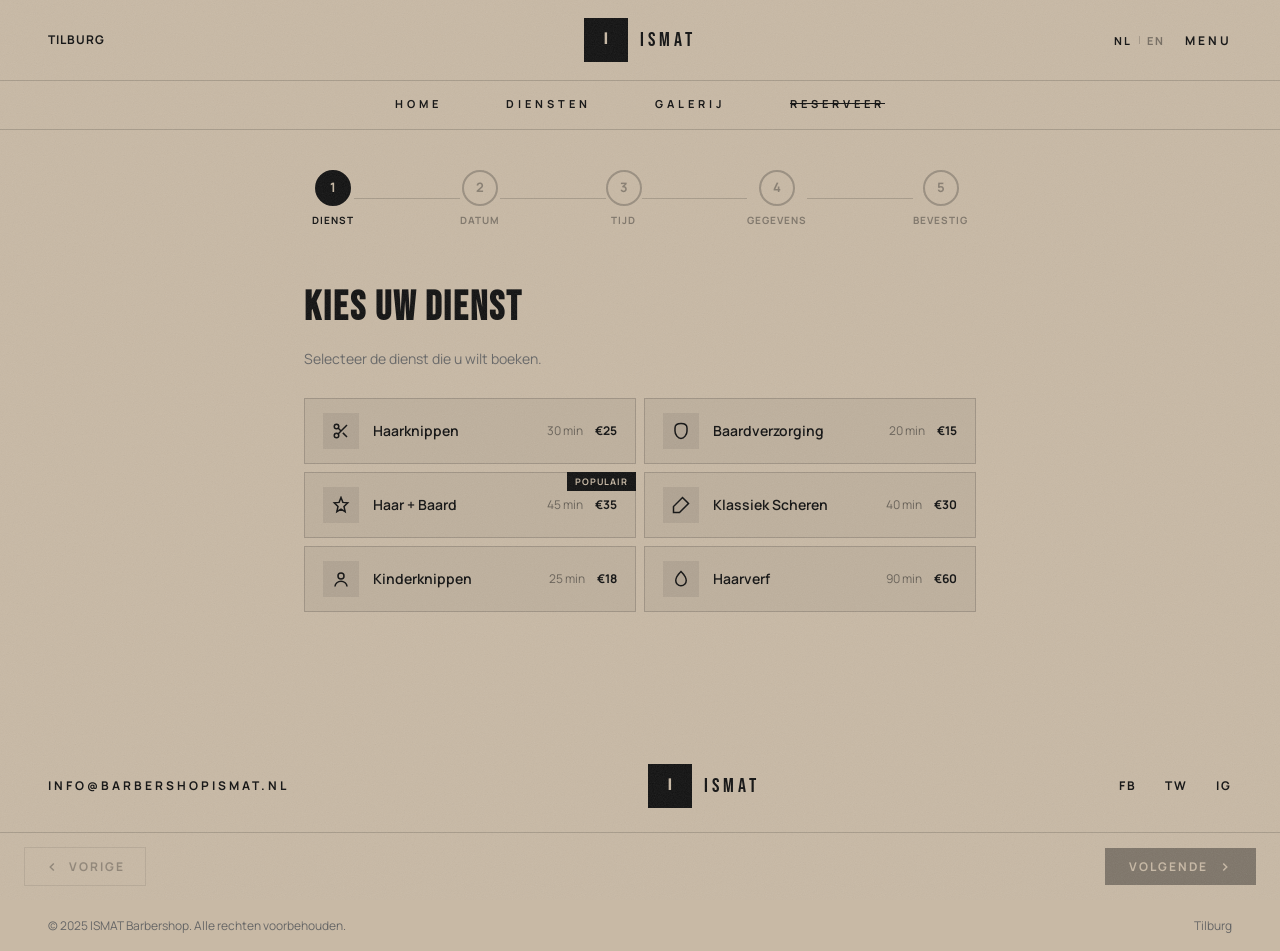
<file: randevu.html>
<!DOCTYPE html>
<html lang="nl">
<head>
  <meta charset="UTF-8">
  <meta name="viewport" content="width=device-width, initial-scale=1.0">
  <title>Afspraak — ISMAT Barbershop</title>
  <meta name="description" content="ISMAT Barbershop — online afspraak maken.">
  <link rel="stylesheet" href="style.css">
</head>
<body class="t-body">

  <!-- NAVIGATIE -->
  <nav class="t-nav">
    <div class="t-nav-top">
      <span class="t-nav-location" data-en="Based in Tilburg">Tilburg</span>
      <a href="index.html" class="t-nav-logo">
        <div class="t-logo-icon">I</div>
        <span class="t-logo-name">ISMAT</span>
      </a>
      <div class="t-nav-right">
        <div class="t-lang-switcher">
          <button class="lang-btn active" data-lang="nl">NL</button>
          <span class="t-lang-divider">|</span>
          <button class="lang-btn" data-lang="en">EN</button>
        </div>
        <button class="t-menu-btn" id="t-menu-btn">Menu</button>
      </div>
    </div>
    <div class="t-nav-links">
      <a href="index.html" data-en="Home">Home</a>
      <a href="hizmetler.html" data-en="Services">Diensten</a>
      <a href="galeri.html" data-en="Gallery">Galerij</a>
      <a href="randevu.html" class="active" data-en="Book">Reserveer</a>
    </div>
  </nav>

  <!-- MOBILE MENU -->
  <div class="t-mobile-menu" id="t-mobile-menu">
    <button class="t-mobile-close" id="t-mobile-close">&times;</button>
    <a href="index.html" data-en="Home">Home</a>
    <a href="hizmetler.html" data-en="Services">Diensten</a>
    <a href="galeri.html" data-en="Gallery">Galerij</a>
    <a href="randevu.html" data-en="Book Now">Reserveer</a>
    <a href="tel:+31600000000">+31 6 00 000 000</a>
  </div>

  <!-- WIZARD -->
  <section class="bw-section">
    <div class="bw-container">

      <!-- PROGRESS -->
      <div class="bw-progress" id="bw-progress">
        <div class="wizard-step-indicator active" data-step="1">
          <div class="wizard-step-circle">1</div>
          <div class="wizard-step-label" data-en="Service">Dienst</div>
        </div>
        <div class="wizard-step-line"></div>
        <div class="wizard-step-indicator" data-step="2">
          <div class="wizard-step-circle">2</div>
          <div class="wizard-step-label" data-en="Date">Datum</div>
        </div>
        <div class="wizard-step-line"></div>
        <div class="wizard-step-indicator" data-step="3">
          <div class="wizard-step-circle">3</div>
          <div class="wizard-step-label" data-en="Time">Tijd</div>
        </div>
        <div class="wizard-step-line"></div>
        <div class="wizard-step-indicator" data-step="4">
          <div class="wizard-step-circle">4</div>
          <div class="wizard-step-label" data-en="Details">Gegevens</div>
        </div>
        <div class="wizard-step-line"></div>
        <div class="wizard-step-indicator" data-step="5">
          <div class="wizard-step-circle">5</div>
          <div class="wizard-step-label" data-en="Confirm">Bevestig</div>
        </div>
      </div>

      <!-- WIZARD BODY -->
      <div class="wizard-body">

        <!-- STEP 1: SERVICE -->
        <div class="wizard-step active" data-step="1">
          <h2 class="bw-step-title" data-en="Choose your service">Kies uw dienst</h2>
          <p class="bw-step-desc" data-en="Select the service you would like to book.">Selecteer de dienst die u wilt boeken.</p>

          <div class="booking-grid">
            <button type="button" class="booking-card" data-service="haarknippen" data-name-nl="Haarknippen" data-name-en="Haircut" data-price="25" data-duration="30">
              <div class="booking-card-icon">
                <svg width="20" height="20" viewBox="0 0 24 24" fill="none" stroke="currentColor" stroke-width="2"><circle cx="6" cy="6" r="3"/><circle cx="6" cy="18" r="3"/><line x1="20" y1="4" x2="8.12" y2="15.88"/><line x1="14.47" y1="14.48" x2="20" y2="20"/><line x1="8.12" y1="8.12" x2="12" y2="12"/></svg>
              </div>
              <div class="booking-card-name" data-en="Haircut">Haarknippen</div>
              <div class="booking-card-meta">
                <span class="booking-card-duration">30 min</span>
                <span class="booking-card-price">€25</span>
              </div>
            </button>

            <button type="button" class="booking-card" data-service="baardverzorging" data-name-nl="Baardverzorging" data-name-en="Beard Care" data-price="15" data-duration="20">
              <div class="booking-card-icon">
                <svg width="20" height="20" viewBox="0 0 24 24" fill="none" stroke="currentColor" stroke-width="2"><path d="M4 8c0-4 3-6 8-6s8 2 8 6v4c0 5-4 10-8 10S4 17 4 12V8z"/></svg>
              </div>
              <div class="booking-card-name" data-en="Beard Care">Baardverzorging</div>
              <div class="booking-card-meta">
                <span class="booking-card-duration">20 min</span>
                <span class="booking-card-price">€15</span>
              </div>
            </button>

            <button type="button" class="booking-card" data-service="combo" data-name-nl="Haar + Baard Combo" data-name-en="Hair + Beard Combo" data-price="35" data-duration="45">
              <div class="booking-card-badge" data-en="Popular">Populair</div>
              <div class="booking-card-icon">
                <svg width="20" height="20" viewBox="0 0 24 24" fill="none" stroke="currentColor" stroke-width="2"><path d="M12 2l2.5 6.5L21 9l-5 5 1.5 7L12 17.5 6.5 21 8 14l-5-5 6.5-.5L12 2z"/></svg>
              </div>
              <div class="booking-card-name" data-en="Hair + Beard Combo">Haar + Baard</div>
              <div class="booking-card-meta">
                <span class="booking-card-duration">45 min</span>
                <span class="booking-card-price">€35</span>
              </div>
            </button>

            <button type="button" class="booking-card" data-service="scheren" data-name-nl="Klassiek Scheren" data-name-en="Classic Shave" data-price="30" data-duration="40">
              <div class="booking-card-icon">
                <svg width="20" height="20" viewBox="0 0 24 24" fill="none" stroke="currentColor" stroke-width="2"><path d="M14 2l8 8-12 12H2v-8L14 2z"/></svg>
              </div>
              <div class="booking-card-name" data-en="Classic Shave">Klassiek Scheren</div>
              <div class="booking-card-meta">
                <span class="booking-card-duration">40 min</span>
                <span class="booking-card-price">€30</span>
              </div>
            </button>

            <button type="button" class="booking-card" data-service="kinderknippen" data-name-nl="Kinderknippen" data-name-en="Children's Haircut" data-price="18" data-duration="25">
              <div class="booking-card-icon">
                <svg width="20" height="20" viewBox="0 0 24 24" fill="none" stroke="currentColor" stroke-width="2"><circle cx="12" cy="8" r="4"/><path d="M4 22c0-4 4-7 8-7s8 3 8 7"/></svg>
              </div>
              <div class="booking-card-name" data-en="Children's Haircut">Kinderknippen</div>
              <div class="booking-card-meta">
                <span class="booking-card-duration">25 min</span>
                <span class="booking-card-price">€18</span>
              </div>
            </button>

            <button type="button" class="booking-card" data-service="haarverf" data-name-nl="Haarverf" data-name-en="Hair Coloring" data-price="60" data-duration="90">
              <div class="booking-card-icon">
                <svg width="20" height="20" viewBox="0 0 24 24" fill="none" stroke="currentColor" stroke-width="2"><path d="M12 2C8 6 5 10 5 14a7 7 0 0014 0c0-4-3-8-7-12z"/></svg>
              </div>
              <div class="booking-card-name" data-en="Hair Coloring">Haarverf</div>
              <div class="booking-card-meta">
                <span class="booking-card-duration">90 min</span>
                <span class="booking-card-price">€60</span>
              </div>
            </button>
          </div>
        </div>

        <!-- STEP 2: DATE -->
        <div class="wizard-step" data-step="2">
          <h2 class="bw-step-title" data-en="Pick a date">Kies een datum</h2>
          <p class="bw-step-desc" data-en="Select your preferred day for the appointment.">Selecteer uw voorkeursdag voor de afspraak.</p>
          <div class="calendar">
            <div class="calendar-header">
              <button type="button" class="calendar-nav" id="cal-prev">
                <svg width="16" height="16" viewBox="0 0 24 24" fill="none" stroke="currentColor" stroke-width="2.5"><polyline points="15 18 9 12 15 6"/></svg>
              </button>
              <div class="calendar-month-label" id="cal-month"></div>
              <button type="button" class="calendar-nav" id="cal-next">
                <svg width="16" height="16" viewBox="0 0 24 24" fill="none" stroke="currentColor" stroke-width="2.5"><polyline points="9 18 15 12 9 6"/></svg>
              </button>
            </div>
            <div class="calendar-weekdays">
              <span data-en="Mo">Ma</span><span data-en="Tu">Di</span><span data-en="We">Wo</span>
              <span data-en="Th">Do</span><span data-en="Fr">Vr</span><span data-en="Sa">Za</span><span data-en="Su">Zo</span>
            </div>
            <div class="calendar-grid" id="cal-grid"></div>
          </div>
        </div>

        <!-- STEP 3: TIME -->
        <div class="wizard-step" data-step="3">
          <h2 class="bw-step-title" data-en="Pick a time">Kies een tijd</h2>
          <p class="bw-step-desc" id="time-step-desc" data-en="Available time slots for the selected day.">Beschikbare tijden voor de geselecteerde dag.</p>
          <div class="time-section">
            <div class="time-section-title" data-en="Morning">Ochtend</div>
            <div class="time-grid" id="time-morning"></div>
          </div>
          <div class="time-section">
            <div class="time-section-title" data-en="Afternoon">Middag</div>
            <div class="time-grid" id="time-afternoon"></div>
          </div>
          <div class="time-section">
            <div class="time-section-title" data-en="Evening">Avond</div>
            <div class="time-grid" id="time-evening"></div>
          </div>
        </div>

        <!-- STEP 4: DETAILS -->
        <div class="wizard-step" data-step="4">
          <h2 class="bw-step-title" data-en="Your details">Uw gegevens</h2>
          <p class="bw-step-desc" data-en="Please fill in your contact information.">Vul uw contactgegevens in.</p>
          <div class="wizard-form">
            <div class="form-group">
              <label for="w-name" data-en="Full Name">Volledige Naam</label>
              <input type="text" id="w-name" placeholder="Voornaam Achternaam" data-en-placeholder="First Last" required>
            </div>
            <div class="form-group">
              <label for="w-phone" data-en="Phone Number">Telefoonnummer</label>
              <input type="tel" id="w-phone" placeholder="06XX XXX XX XX" data-en-placeholder="06XX XXX XX XX" required>
            </div>
            <div class="form-group">
              <label for="w-email" data-en="Email (optional)">E-mail (optioneel)</label>
              <input type="email" id="w-email" placeholder="naam@voorbeeld.nl" data-en-placeholder="name@example.com">
            </div>
            <div class="form-group">
              <label for="w-note" data-en="Note (optional)">Opmerking (optioneel)</label>
              <textarea id="w-note" placeholder="Heeft u speciale wensen?" data-en-placeholder="Any special requests?"></textarea>
            </div>
          </div>
        </div>

        <!-- STEP 5: CONFIRM -->
        <div class="wizard-step" data-step="5">
          <h2 class="bw-step-title" data-en="Review your booking">Controleer uw boeking</h2>
          <p class="bw-step-desc" data-en="Please confirm the details below.">Bevestig de onderstaande gegevens.</p>
          <div class="summary-card">
            <div class="summary-row">
              <div class="summary-label" data-en="Service">Dienst</div>
              <div class="summary-value" id="sum-service">—</div>
            </div>
            <div class="summary-row">
              <div class="summary-label" data-en="Date">Datum</div>
              <div class="summary-value" id="sum-date">—</div>
            </div>
            <div class="summary-row">
              <div class="summary-label" data-en="Time">Tijd</div>
              <div class="summary-value" id="sum-time">—</div>
            </div>
            <div class="summary-row">
              <div class="summary-label" data-en="Duration">Duur</div>
              <div class="summary-value" id="sum-duration">—</div>
            </div>
            <div class="summary-row">
              <div class="summary-label" data-en="Name">Naam</div>
              <div class="summary-value" id="sum-name">—</div>
            </div>
            <div class="summary-row">
              <div class="summary-label" data-en="Phone">Telefoon</div>
              <div class="summary-value" id="sum-phone">—</div>
            </div>
            <div class="summary-row summary-total">
              <div class="summary-label" data-en="Total">Totaal</div>
              <div class="summary-value" id="sum-price">—</div>
            </div>
          </div>
        </div>

        <!-- SUCCESS -->
        <div class="wizard-success" id="wizard-success">
          <div class="wizard-success-icon">
            <svg width="40" height="40" viewBox="0 0 24 24" fill="none" stroke="currentColor" stroke-width="2.5"><polyline points="20 6 9 17 4 12"/></svg>
          </div>
          <h2 class="bw-step-title" data-en="Appointment confirmed!">Afspraak bevestigd!</h2>
          <p class="bw-step-desc" data-en="We have received your booking. We will contact you shortly to confirm.">Wij hebben uw boeking ontvangen. We nemen binnenkort contact met u op ter bevestiging.</p>
          <a href="index.html" class="t-btn" style="margin-top:32px;"><span data-en="Back to Home">Terug naar Home</span></a>
        </div>

        <!-- WIZARD NAV -->
        <div class="wizard-nav" id="wizard-nav">
          <button type="button" class="btn wizard-btn-prev" id="btn-prev" disabled>
            <svg width="14" height="14" viewBox="0 0 24 24" fill="none" stroke="currentColor" stroke-width="2.5"><polyline points="15 18 9 12 15 6"/></svg>
            <span data-en="Previous">Vorige</span>
          </button>
          <button type="button" class="btn btn-primary wizard-btn-next" id="btn-next" disabled>
            <span data-en="Next">Volgende</span>
            <svg width="14" height="14" viewBox="0 0 24 24" fill="none" stroke="currentColor" stroke-width="2.5"><polyline points="9 18 15 12 9 6"/></svg>
          </button>
          <button type="button" class="btn btn-primary wizard-btn-confirm" id="btn-confirm" style="display:none;">
            <svg width="14" height="14" viewBox="0 0 24 24" fill="none" stroke="currentColor" stroke-width="2.5"><polyline points="20 6 9 17 4 12"/></svg>
            <span data-en="Confirm Appointment">Afspraak Bevestigen</span>
          </button>
        </div>

      </div>
    </div>
  </section>

  <!-- FOOTER -->
  <footer class="t-footer">
    <div class="t-footer-top">
      <a href="mailto:info@barbershopismat.nl" class="t-footer-contact">INFO@BARBERSHOPISMAT.NL</a>
      <a href="index.html" class="t-footer-logo">
        <div class="t-logo-icon">I</div>
        <span class="t-logo-name">ISMAT</span>
      </a>
      <div class="t-footer-social">
        <a href="#">FB</a>
        <a href="#">TW</a>
        <a href="#">IG</a>
      </div>
    </div>
    <div class="t-footer-nav">
      <a href="index.html" data-en="HOME">HOME</a>
      <a href="hizmetler.html" data-en="SERVICES">DIENSTEN</a>
      <a href="galeri.html" data-en="GALLERY">GALERIJ</a>
      <a href="contact.html" data-en="CONTACT">CONTACT</a>
    </div>
    <div class="t-footer-bottom">
      <p>&copy; 2025 ISMAT Barbershop. <span data-en="All rights reserved.">Alle rechten voorbehouden.</span></p>
      <p>Tilburg</p>
    </div>
  </footer>

  <script src="script.js"></script>
</body>
</html>
</file>
<file: style.css>
/* ============================================
   BERBER TASLAK - Özelleştirme Değişkenleri
   ============================================
   Aşağıdaki değerleri her berber için değiştir:
   - --accent-color: Vurgu rengi (varsayılan sarı)
   - Font ve renkleri isteğe göre ayarla
   ============================================ */

@import url('https://fonts.googleapis.com/css2?family=Bebas+Neue&family=Manrope:wght@300;400;500;600;700&display=swap');

:root {
  --bg-primary: #0e0e0e;
  --bg-secondary: #161616;
  --bg-card: #1a1a1a;
  --accent-color: #f5c518;
  --accent-hover: #c9a200;
  --text-primary: #ffffff;
  --text-secondary: #aaaaaa;
  --border-color: #2a2a2a;
  --font-heading: 'Bebas Neue', sans-serif;
  --font-body: 'Manrope', sans-serif;
}

/* ---- RESET & BASE ---- */
*, *::before, *::after { box-sizing: border-box; margin: 0; padding: 0; }

html { scroll-behavior: smooth; }

body {
  background-color: var(--bg-primary);
  color: var(--text-primary);
  font-family: var(--font-body);
  font-size: 16px;
  line-height: 1.6;
  overflow-x: hidden;
}

a { text-decoration: none; color: inherit; }
img { max-width: 100%; display: block; }
ul { list-style: none; }

/* ---- UTILITY ---- */
.container { max-width: 1200px; margin: 0 auto; padding: 0 24px; }
.section-pad { padding: 100px 0; }
.section-pad-sm { padding: 60px 0; }

.tag {
  display: inline-block;
  font-family: var(--font-body);
  font-size: 12px;
  font-weight: 700;
  letter-spacing: 3px;
  text-transform: uppercase;
  color: var(--accent-color);
  margin-bottom: 16px;
}

.section-title {
  font-family: var(--font-heading);
  font-size: clamp(42px, 7vw, 80px);
  letter-spacing: 3px;
  line-height: 1;
  text-transform: uppercase;
  margin-bottom: 20px;
}

.section-title span { color: var(--accent-color); }

.section-desc {
  font-size: 16px;
  color: var(--text-secondary);
  max-width: 560px;
  line-height: 1.8;
}

.divider {
  width: 60px;
  height: 3px;
  background: var(--accent-color);
  margin: 24px 0;
}

/* ---- BUTTONS ---- */
.btn {
  display: inline-flex;
  align-items: center;
  gap: 10px;
  padding: 14px 32px;
  font-family: var(--font-body);
  font-size: 14px;
  font-weight: 700;
  letter-spacing: 2px;
  text-transform: uppercase;
  border: none;
  cursor: pointer;
  transition: all 0.3s ease;
}

.btn-primary {
  background: var(--accent-color);
  color: #000;
}

.btn-primary:hover {
  background: var(--accent-hover);
  transform: translateY(-2px);
}

.btn-outline {
  background: transparent;
  color: var(--text-primary);
  border: 2px solid var(--text-primary);
}

.btn-outline:hover {
  background: var(--text-primary);
  color: #000;
  transform: translateY(-2px);
}

.btn-dark {
  background: #000;
  color: var(--text-primary);
  border: 2px solid #000;
}

.btn-dark:hover {
  background: var(--accent-color);
  border-color: var(--accent-color);
  color: #000;
  transform: translateY(-2px);
}

/* ---- NAVBAR ---- */
.navbar {
  position: fixed;
  top: 0; left: 0; right: 0;
  z-index: 1000;
  padding: 0 32px;
  height: 80px;
  display: flex;
  align-items: center;
  justify-content: space-between;
  background: rgba(10, 10, 10, 0.97);
  backdrop-filter: blur(16px);
  border-bottom: 1px solid rgba(255,255,255,0.06);
  transition: background 0.3s;
}

.navbar.scrolled {
  background: rgba(8,8,8,1);
  box-shadow: 0 4px 40px rgba(0,0,0,0.7);
}

/* LOGO */
.nav-logo {
  display: flex;
  align-items: center;
  gap: 14px;
  text-decoration: none;
}

.nav-logo img {
  height: 52px;
  width: auto;
  object-fit: contain;
}

.nav-logo-placeholder {
  width: 52px;
  height: 52px;
  background: var(--accent-color);
  display: flex;
  align-items: center;
  justify-content: center;
  font-family: var(--font-heading);
  font-size: 24px;
  color: #000;
  letter-spacing: 1px;
  flex-shrink: 0;
}

/* Logo metni — iki satır: isim üstte, BARBERSHOP altta */
.nav-brand {
  display: flex;
  flex-direction: column;
  line-height: 1.1;
}

.nav-brand-name {
  font-family: var(--font-heading);
  font-size: 20px;
  letter-spacing: 3px;
  color: var(--text-primary);
  text-transform: uppercase;
}

.nav-brand-sub {
  font-family: var(--font-heading);
  font-size: 13px;
  letter-spacing: 5px;
  color: var(--accent-color);
  text-transform: uppercase;
}

/* NAV MENU */
.nav-menu {
  display: flex;
  align-items: center;
  gap: 32px;
}

.nav-menu a {
  font-size: 12px;
  font-weight: 700;
  letter-spacing: 2.5px;
  text-transform: uppercase;
  color: var(--text-secondary);
  transition: color 0.3s;
  position: relative;
  white-space: nowrap;
}

.nav-menu a::after {
  content: '';
  position: absolute;
  bottom: -4px; left: 0; right: 0;
  height: 2px;
  background: var(--accent-color);
  transform: scaleX(0);
  transition: transform 0.3s;
}

.nav-menu a:hover,
.nav-menu a.active { color: var(--text-primary); }

.nav-menu a:hover::after,
.nav-menu a.active::after { transform: scaleX(1); }

/* NAV BUTONLAR — birebir: outline "ARA" + dolu "RANDEVU AL" */
.nav-actions {
  display: flex;
  align-items: center;
  gap: 10px;
}

.nav-btn-call {
  display: inline-flex;
  align-items: center;
  gap: 8px;
  padding: 11px 22px;
  font-family: var(--font-body);
  font-size: 12px;
  font-weight: 700;
  letter-spacing: 2px;
  text-transform: uppercase;
  color: var(--text-primary);
  background: transparent;
  border: 1.5px solid rgba(255,255,255,0.5);
  cursor: pointer;
  transition: all 0.3s;
  white-space: nowrap;
}

.nav-btn-call:hover {
  border-color: var(--text-primary);
  background: rgba(255,255,255,0.05);
}

.nav-btn-book {
  display: inline-flex;
  align-items: center;
  gap: 8px;
  padding: 11px 22px;
  font-family: var(--font-body);
  font-size: 12px;
  font-weight: 700;
  letter-spacing: 2px;
  text-transform: uppercase;
  color: #000;
  background: var(--accent-color);
  border: 1.5px solid var(--accent-color);
  cursor: pointer;
  transition: all 0.3s;
  white-space: nowrap;
}

.nav-btn-book:hover {
  background: var(--accent-hover);
  border-color: var(--accent-hover);
}

.nav-phone { display: none; }

.hamburger {
  display: none;
  flex-direction: column;
  gap: 5px;
  background: none;
  border: none;
  cursor: pointer;
  padding: 4px;
}

.hamburger span {
  display: block;
  width: 26px;
  height: 2px;
  background: var(--text-primary);
  transition: all 0.3s;
}

.hamburger.open span:nth-child(1) { transform: translateY(7px) rotate(45deg); }
.hamburger.open span:nth-child(2) { opacity: 0; }
.hamburger.open span:nth-child(3) { transform: translateY(-7px) rotate(-45deg); }

/* Mobile menu */
.mobile-menu {
  display: none;
  position: fixed;
  top: 80px; left: 0; right: 0;
  background: var(--bg-secondary);
  border-bottom: 1px solid var(--border-color);
  padding: 32px 24px;
  z-index: 999;
  flex-direction: column;
  gap: 24px;
}

.mobile-menu.open { display: flex; }

.mobile-menu a {
  font-size: 15px;
  font-weight: 600;
  letter-spacing: 2px;
  text-transform: uppercase;
  color: var(--text-secondary);
  transition: color 0.3s;
  border-bottom: 1px solid var(--border-color);
  padding-bottom: 16px;
}

.mobile-menu a:last-child { border-bottom: none; }
.mobile-menu a:hover { color: var(--accent-color); }

/* ---- LANG SWITCHER ---- */
.lang-switcher {
  display: flex;
  align-items: center;
  gap: 2px;
  margin-right: 6px;
  border: 1.5px solid rgba(255,255,255,0.2);
  padding: 4px 2px;
}

.lang-btn {
  background: none;
  border: none;
  color: var(--text-secondary);
  font-family: var(--font-body);
  font-size: 11px;
  font-weight: 700;
  letter-spacing: 1.5px;
  cursor: pointer;
  padding: 3px 8px;
  transition: color 0.2s;
  text-transform: uppercase;
}

.lang-btn.active { color: var(--accent-color); }
.lang-btn:hover:not(.active) { color: var(--text-primary); }

.lang-divider {
  color: rgba(255,255,255,0.2);
  font-size: 12px;
  pointer-events: none;
}

/* ---- HERO DEKORATİF ARKA PLAN YAZISI ---- */
.hero-deco {
  position: absolute;
  inset: 0;
  z-index: 1;
  display: flex;
  align-items: center;
  justify-content: center;
  pointer-events: none;
  overflow: hidden;
}

.hero-deco-text {
  font-family: var(--font-heading);
  font-size: clamp(100px, 18vw, 260px);
  letter-spacing: 12px;
  text-transform: uppercase;
  color: transparent;
  -webkit-text-stroke: 1.5px rgba(255,255,255,0.10);
  white-space: nowrap;
  user-select: none;
  line-height: 0.85;
  text-align: center;
}

/* ---- HERO ---- */
.hero {
  min-height: 100vh;
  position: relative;
  display: flex;
  align-items: flex-end;
  padding-bottom: 100px;
  overflow: hidden;
}

/* HERO ARKA PLAN FOTO PLACEHOLDER */
.hero-bg {
  position: absolute;
  inset: 0;
  background-color: #1a1a1a;
  background-image: url('images/hero-bg.jpg'); /* HERO FOTOĞRAFI BURAYA */
  background-size: cover;
  background-position: center top;
}

.hero-bg::after {
  content: '';
  position: absolute;
  inset: 0;
  background: linear-gradient(
    to bottom,
    rgba(0,0,0,0.3) 0%,
    rgba(0,0,0,0.5) 40%,
    rgba(14,14,14,0.95) 100%
  );
}

.hero-content {
  position: relative;
  z-index: 2;
  width: 100%;
}

.hero-content .container {
  display: flex;
  flex-direction: column;
  gap: 32px;
}

.hero-eyebrow {
  font-size: 13px;
  font-weight: 700;
  letter-spacing: 5px;
  text-transform: uppercase;
  color: var(--accent-color);
}

.hero-title {
  font-family: var(--font-heading);
  font-size: clamp(60px, 12vw, 160px);
  line-height: 0.9;
  letter-spacing: 4px;
  text-transform: uppercase;
}

.hero-title .highlight { color: var(--accent-color); }

.hero-subtitle {
  font-size: 17px;
  color: var(--text-secondary);
  max-width: 500px;
  line-height: 1.8;
}

.hero-actions {
  display: flex;
  gap: 16px;
  flex-wrap: wrap;
}

.hero-rating {
  display: flex;
  align-items: center;
  gap: 14px;
  padding: 16px 24px;
  background: rgba(255,255,255,0.05);
  border: 1px solid var(--border-color);
  backdrop-filter: blur(10px);
  width: fit-content;
}

.hero-rating .stars { color: var(--accent-color); font-size: 18px; letter-spacing: 3px; }
.hero-rating .rating-text { font-size: 13px; color: var(--text-secondary); }
.hero-rating .rating-text strong { color: var(--text-primary); font-size: 20px; display: block; }

/* ---- SERVICES GRID ---- */
.services-grid {
  display: grid;
  grid-template-columns: repeat(3, 1fr);
  gap: 2px;
  margin-top: 60px;
}

.service-card {
  position: relative;
  overflow: hidden;
  aspect-ratio: 4/5;
  background: var(--bg-card);
  cursor: pointer;
}

/* SERVİS KART FOTOĞRAF PLACEHOLDER */
.service-card-img {
  width: 100%;
  height: 100%;
  object-fit: cover;
  transition: transform 0.6s ease;
}

.service-card-placeholder {
  width: 100%;
  height: 100%;
  background: linear-gradient(135deg, #1a1a1a 0%, #2a2a2a 100%);
  display: flex;
  align-items: center;
  justify-content: center;
  font-family: var(--font-heading);
  font-size: 40px;
  color: var(--border-color);
  letter-spacing: 3px;
}

.service-card:hover .service-card-img { transform: scale(1.05); }

.service-card-overlay {
  position: absolute;
  inset: 0;
  background: linear-gradient(to top, rgba(0,0,0,0.9) 0%, rgba(0,0,0,0.1) 60%);
  display: flex;
  flex-direction: column;
  justify-content: flex-end;
  padding: 32px;
  transition: background 0.3s;
}

.service-card:hover .service-card-overlay {
  background: linear-gradient(to top, rgba(0,0,0,0.95) 0%, rgba(0,0,0,0.4) 60%);
}

.service-card-name {
  font-family: var(--font-heading);
  font-size: 28px;
  letter-spacing: 2px;
  color: var(--accent-color);
  margin-bottom: 8px;
}

.service-card-desc {
  font-size: 14px;
  color: rgba(255,255,255,0.7);
  line-height: 1.6;
}

/* ---- ABOUT SECTION ---- */
.about-section {
  background: var(--bg-secondary);
}

.about-grid {
  display: grid;
  grid-template-columns: 1fr 1fr;
  gap: 80px;
  align-items: center;
}

.about-image-wrap {
  position: relative;
}

/* HAKKIMIZDA FOTOĞRAF PLACEHOLDER */
.about-image {
  width: 100%;
  aspect-ratio: 3/4;
  object-fit: cover;
}

.about-image-placeholder {
  width: 100%;
  aspect-ratio: 3/4;
  background: linear-gradient(135deg, #1a1a1a, #252525);
  display: flex;
  align-items: center;
  justify-content: center;
  font-family: var(--font-heading);
  font-size: 18px;
  letter-spacing: 4px;
  color: var(--border-color);
  text-transform: uppercase;
}

.about-image-badge {
  position: absolute;
  bottom: -24px;
  right: -24px;
  width: 120px;
  height: 120px;
  background: var(--accent-color);
  display: flex;
  flex-direction: column;
  align-items: center;
  justify-content: center;
  gap: 2px;
}

.about-image-badge .years {
  font-family: var(--font-heading);
  font-size: 48px;
  color: #000;
  line-height: 1;
}

.about-image-badge .years-text {
  font-size: 10px;
  font-weight: 700;
  letter-spacing: 2px;
  color: #000;
  text-transform: uppercase;
  text-align: center;
}

.about-stats {
  display: grid;
  grid-template-columns: 1fr 1fr;
  gap: 24px;
  margin-top: 48px;
}

.stat-box {
  padding: 24px;
  border: 1px solid var(--border-color);
  background: var(--bg-card);
}

.stat-number {
  font-family: var(--font-heading);
  font-size: 48px;
  color: var(--accent-color);
  line-height: 1;
}

.stat-label {
  font-size: 12px;
  font-weight: 600;
  letter-spacing: 2px;
  text-transform: uppercase;
  color: var(--text-secondary);
  margin-top: 8px;
}

/* ---- PRICING ---- */
.pricing-grid {
  display: grid;
  grid-template-columns: repeat(auto-fit, minmax(300px, 1fr));
  gap: 2px;
  margin-top: 60px;
}

.pricing-category {
  background: var(--bg-card);
  padding: 40px;
}

.pricing-cat-title {
  font-family: var(--font-heading);
  font-size: 32px;
  letter-spacing: 2px;
  color: var(--accent-color);
  margin-bottom: 32px;
  padding-bottom: 16px;
  border-bottom: 1px solid var(--border-color);
}

.pricing-item {
  display: flex;
  justify-content: space-between;
  align-items: flex-start;
  padding: 16px 0;
  border-bottom: 1px solid rgba(255,255,255,0.05);
}

.pricing-item:last-child { border-bottom: none; }

.pricing-item-info {}

.pricing-item-name {
  font-size: 15px;
  font-weight: 600;
  color: var(--text-primary);
}

.pricing-item-desc {
  font-size: 13px;
  color: var(--text-secondary);
  margin-top: 4px;
}

.pricing-item-price {
  font-family: var(--font-heading);
  font-size: 22px;
  color: var(--accent-color);
  letter-spacing: 1px;
  white-space: nowrap;
  margin-left: 16px;
}

/* ---- GALLERY ---- */
.gallery-grid {
  display: grid;
  grid-template-columns: repeat(4, 1fr);
  grid-template-rows: repeat(2, 280px);
  gap: 4px;
  margin-top: 60px;
}

.gallery-item {
  overflow: hidden;
  cursor: pointer;
  position: relative;
  background: var(--bg-card);
}

.gallery-item.large {
  grid-column: span 2;
  grid-row: span 2;
}

.gallery-item img {
  width: 100%;
  height: 100%;
  object-fit: cover;
  transition: transform 0.6s ease;
}

/* GALERİ FOTOĞRAF PLACEHOLDER */
.gallery-placeholder {
  width: 100%;
  height: 100%;
  background: linear-gradient(135deg, #1a1a1a, #222);
  display: flex;
  align-items: center;
  justify-content: center;
  flex-direction: column;
  gap: 8px;
  color: var(--border-color);
  font-family: var(--font-heading);
  font-size: 14px;
  letter-spacing: 3px;
}

.gallery-placeholder svg { opacity: 0.3; }

.gallery-item:hover img { transform: scale(1.05); }

.gallery-item-overlay {
  position: absolute;
  inset: 0;
  background: rgba(0,0,0,0.4);
  opacity: 0;
  transition: opacity 0.3s;
  display: flex;
  align-items: center;
  justify-content: center;
}

.gallery-item:hover .gallery-item-overlay { opacity: 1; }

.gallery-zoom-icon {
  width: 48px;
  height: 48px;
  border: 2px solid var(--accent-color);
  border-radius: 50%;
  display: flex;
  align-items: center;
  justify-content: center;
  color: var(--accent-color);
  font-size: 20px;
}

/* ---- APPOINTMENT ---- */
.appointment-section {
  background: var(--bg-secondary);
}

.appointment-grid {
  display: grid;
  grid-template-columns: 1fr 1fr;
  gap: 80px;
  align-items: start;
}

.appointment-form {
  display: flex;
  flex-direction: column;
  gap: 20px;
}

.form-row {
  display: grid;
  grid-template-columns: 1fr 1fr;
  gap: 16px;
}

.form-group {
  display: flex;
  flex-direction: column;
  gap: 8px;
}

.form-group label {
  font-size: 12px;
  font-weight: 700;
  letter-spacing: 2px;
  text-transform: uppercase;
  color: var(--text-secondary);
}

.form-group input,
.form-group select,
.form-group textarea {
  background: var(--bg-card);
  border: 1px solid var(--border-color);
  color: var(--text-primary);
  padding: 14px 18px;
  font-family: var(--font-body);
  font-size: 15px;
  outline: none;
  transition: border-color 0.3s;
  width: 100%;
  appearance: none;
}

.form-group input:focus,
.form-group select:focus,
.form-group textarea:focus {
  border-color: var(--accent-color);
}

.form-group select option { background: var(--bg-card); }
.form-group textarea { resize: vertical; min-height: 120px; }

.form-note {
  font-size: 13px;
  color: var(--text-secondary);
  margin-top: 8px;
}

.contact-info {
  display: flex;
  flex-direction: column;
  gap: 32px;
}

.contact-card {
  padding: 32px;
  background: var(--bg-card);
  border: 1px solid var(--border-color);
  display: flex;
  gap: 20px;
  align-items: flex-start;
  transition: border-color 0.3s;
}

.contact-card:hover { border-color: var(--accent-color); }

.contact-icon {
  width: 48px;
  height: 48px;
  background: var(--accent-color);
  display: flex;
  align-items: center;
  justify-content: center;
  flex-shrink: 0;
  color: #000;
  font-size: 20px;
}

.contact-card-title {
  font-size: 12px;
  font-weight: 700;
  letter-spacing: 2px;
  text-transform: uppercase;
  color: var(--text-secondary);
  margin-bottom: 6px;
}

.contact-card-value {
  font-size: 17px;
  font-weight: 600;
  color: var(--text-primary);
}

.contact-card-sub {
  font-size: 13px;
  color: var(--text-secondary);
  margin-top: 4px;
}

/* ---- WHATSAPP FLOAT BUTTON ---- */
.whatsapp-float {
  position: fixed;
  bottom: 32px;
  right: 32px;
  z-index: 999;
  width: 60px;
  height: 60px;
  background: #25d366;
  border-radius: 50%;
  display: flex;
  align-items: center;
  justify-content: center;
  box-shadow: 0 4px 24px rgba(37, 211, 102, 0.4);
  transition: all 0.3s;
}

.whatsapp-float:hover {
  transform: scale(1.1);
  box-shadow: 0 6px 32px rgba(37, 211, 102, 0.6);
}

.whatsapp-float svg {
  width: 30px;
  height: 30px;
  fill: white;
}

/* ---- FOOTER ---- */
.footer {
  background: #000;
  padding: 60px 0 32px;
  border-top: 1px solid var(--border-color);
}

.footer-grid {
  display: grid;
  grid-template-columns: 2fr 1fr 1fr 1fr;
  gap: 48px;
  padding-bottom: 48px;
  border-bottom: 1px solid var(--border-color);
}

.footer-brand-name {
  font-family: var(--font-heading);
  font-size: 32px;
  letter-spacing: 4px;
  color: var(--text-primary);
  margin-top: 16px;
  margin-bottom: 12px;
}

.footer-brand-desc {
  font-size: 14px;
  color: var(--text-secondary);
  line-height: 1.8;
  max-width: 280px;
}

.footer-col-title {
  font-family: var(--font-heading);
  font-size: 18px;
  letter-spacing: 3px;
  color: var(--accent-color);
  margin-bottom: 20px;
}

.footer-col a {
  display: block;
  font-size: 14px;
  color: var(--text-secondary);
  padding: 6px 0;
  transition: color 0.3s;
}

.footer-col a:hover { color: var(--text-primary); }

.footer-bottom {
  padding-top: 32px;
  display: flex;
  justify-content: space-between;
  align-items: center;
  font-size: 13px;
  color: var(--text-secondary);
}

/* ---- HERO PHOTO PLACEHOLDER VISUAL ---- */
.hero-bg-placeholder {
  position: absolute;
  inset: 0;
  background: linear-gradient(135deg, #111 0%, #1a1a1a 100%);
  display: flex;
  align-items: center;
  justify-content: center;
}

.hero-bg-placeholder::after {
  content: '';
  position: absolute;
  inset: 0;
  background: linear-gradient(
    to bottom,
    rgba(0,0,0,0) 0%,
    rgba(14,14,14,0.98) 100%
  );
}

/* ---- PAGE HEADER ---- */
.page-header {
  padding: 160px 0 80px;
  background: var(--bg-secondary);
  position: relative;
  overflow: hidden;
}

.page-header::before {
  content: '';
  position: absolute;
  top: -100px;
  right: -100px;
  width: 400px;
  height: 400px;
  border: 1px solid var(--border-color);
  border-radius: 50%;
  opacity: 0.3;
}

.page-header-title {
  font-family: var(--font-heading);
  font-size: clamp(50px, 10vw, 120px);
  letter-spacing: 4px;
  line-height: 1;
}

.page-header-title span { color: var(--accent-color); }

.breadcrumb {
  display: flex;
  align-items: center;
  gap: 8px;
  margin-top: 16px;
  font-size: 13px;
  color: var(--text-secondary);
}

.breadcrumb a { color: var(--accent-color); transition: opacity 0.3s; }
.breadcrumb a:hover { opacity: 0.7; }

/* ---- LIGHTBOX ---- */
.lightbox {
  display: none;
  position: fixed;
  inset: 0;
  z-index: 9999;
  background: rgba(0,0,0,0.95);
  align-items: center;
  justify-content: center;
}

.lightbox.open { display: flex; }

.lightbox img {
  max-width: 90vw;
  max-height: 90vh;
  object-fit: contain;
}

.lightbox-close {
  position: absolute;
  top: 24px;
  right: 32px;
  font-size: 36px;
  color: var(--text-primary);
  cursor: pointer;
  line-height: 1;
  transition: color 0.3s;
}

.lightbox-close:hover { color: var(--accent-color); }

/* ---- FORM SUCCESS ---- */
.form-success {
  display: none;
  padding: 20px 24px;
  background: rgba(37, 211, 102, 0.1);
  border: 1px solid #25d366;
  color: #25d366;
  font-size: 14px;
  font-weight: 600;
  letter-spacing: 1px;
}

/* ============================================
   RESPONSIVE
   ============================================ */
@media (max-width: 1024px) {
  .services-grid { grid-template-columns: repeat(2, 1fr); }
  .about-grid { grid-template-columns: 1fr; gap: 48px; }
  .about-image-wrap { max-width: 480px; }
  .footer-grid { grid-template-columns: 1fr 1fr; }
  .gallery-grid { grid-template-columns: repeat(3, 1fr); grid-template-rows: repeat(2, 220px); }
  .gallery-item.large { grid-column: span 1; grid-row: span 1; }
}

@media (max-width: 768px) {
  .nav-menu, .nav-phone { display: none; }
  .hamburger { display: flex; }
  .nav-actions .btn { display: none; }

  .hero-title { font-size: clamp(50px, 15vw, 80px); }

  .services-grid { grid-template-columns: 1fr; }
  .service-card { aspect-ratio: 16/9; }

  .pricing-grid { grid-template-columns: 1fr; }

  .gallery-grid {
    grid-template-columns: repeat(2, 1fr);
    grid-template-rows: repeat(3, 200px);
  }

  .appointment-grid { grid-template-columns: 1fr; }
  .form-row { grid-template-columns: 1fr; }

  .footer-grid { grid-template-columns: 1fr; gap: 32px; }
  .footer-bottom { flex-direction: column; gap: 12px; text-align: center; }

  .about-stats { grid-template-columns: 1fr 1fr; }

  .section-pad { padding: 60px 0; }
}

@media (max-width: 480px) {
  .hero-actions { flex-direction: column; }
  .hero-actions .btn { width: 100%; justify-content: center; }
  .gallery-grid { grid-template-columns: 1fr; grid-template-rows: auto; }
  .gallery-item { height: 200px; }
}

/* ============================================
   TRIMVA THEME — Beige Design System
   ============================================ */

body.t-body {
  background-color: #c8b9a5;
  color: #111111;
  font-family: 'Manrope', sans-serif;
}

/* Grain texture overlay */
body.t-body::after {
  content: '';
  position: fixed;
  inset: 0;
  background-image: url("data:image/svg+xml,%3Csvg xmlns='http://www.w3.org/2000/svg' width='300' height='300'%3E%3Cfilter id='n'%3E%3CfeTurbulence type='fractalNoise' baseFrequency='0.9' numOctaves='4' stitchTiles='stitch'/%3E%3CfeColorMatrix type='saturate' values='0'/%3E%3C/filter%3E%3Crect width='300' height='300' filter='url(%23n)' opacity='0.1'/%3E%3C/svg%3E");
  background-repeat: repeat;
  background-size: 300px 300px;
  pointer-events: none;
  z-index: 9990;
}

/* ---- T-NAV ---- */
.t-nav {
  position: sticky;
  top: 0;
  background: #c8b9a5;
  z-index: 200;
}

.t-nav-top {
  display: grid;
  grid-template-columns: 1fr auto 1fr;
  align-items: center;
  padding: 18px 48px;
  border-bottom: 1px solid rgba(17,17,17,0.18);
}

.t-nav-location {
  font-size: 12px;
  font-weight: 700;
  letter-spacing: 1px;
  text-transform: uppercase;
  color: #111;
  line-height: 1.3;
}

.t-nav-logo {
  display: flex;
  align-items: center;
  gap: 12px;
  text-decoration: none;
  color: #111;
  justify-content: center;
}

.t-logo-icon {
  width: 44px;
  height: 44px;
  background: #111;
  color: #c8b9a5;
  display: flex;
  align-items: center;
  justify-content: center;
  font-size: 16px;
  font-weight: 700;
  font-family: 'Bebas Neue', sans-serif;
  letter-spacing: 1px;
}

.t-logo-name {
  font-family: 'Bebas Neue', sans-serif;
  font-size: 20px;
  letter-spacing: 4px;
  text-transform: uppercase;
  color: #111;
}

.t-nav-right {
  display: flex;
  align-items: center;
  gap: 20px;
  justify-content: flex-end;
}

.t-lang-switcher {
  display: flex;
  align-items: center;
  gap: 6px;
}

.t-body .lang-btn {
  background: none;
  border: none;
  cursor: pointer;
  font-family: 'Manrope', sans-serif;
  font-size: 11px;
  font-weight: 700;
  letter-spacing: 2px;
  color: rgba(17,17,17,0.45);
  padding: 0;
}

.t-body .lang-btn.active { color: #111; }

.t-lang-divider {
  color: rgba(17,17,17,0.25);
  font-size: 11px;
}

.t-menu-btn {
  background: none;
  border: none;
  cursor: pointer;
  font-family: 'Manrope', sans-serif;
  font-size: 12px;
  font-weight: 700;
  letter-spacing: 3px;
  text-transform: uppercase;
  color: #111;
  padding: 0;
}

.t-nav-links {
  display: flex;
  align-items: center;
  justify-content: center;
  gap: 64px;
  padding: 14px 48px;
  border-bottom: 1px solid rgba(17,17,17,0.18);
}

.t-nav-links a {
  font-size: 11px;
  font-weight: 700;
  letter-spacing: 4px;
  text-transform: uppercase;
  color: #111;
  text-decoration: none;
  position: relative;
  padding-bottom: 2px;
}

.t-nav-links a.active,
.t-nav-links a:hover {
  text-decoration: line-through;
}

/* ---- T-MOBILE MENU ---- */
.t-mobile-menu {
  position: fixed;
  inset: 0;
  background: #111;
  z-index: 999;
  display: flex;
  flex-direction: column;
  align-items: center;
  justify-content: center;
  gap: 36px;
  transform: translateX(100%);
  transition: transform 0.35s ease;
}

.t-mobile-menu.open { transform: translateX(0); }

.t-mobile-menu a {
  color: #c8b9a5;
  font-size: clamp(28px, 7vw, 52px);
  font-family: 'Bebas Neue', sans-serif;
  letter-spacing: 5px;
  text-transform: uppercase;
  text-decoration: none;
}

.t-mobile-menu a:hover { text-decoration: line-through; }

.t-mobile-close {
  position: absolute;
  top: 24px;
  right: 36px;
  background: none;
  border: none;
  color: #c8b9a5;
  font-size: 44px;
  cursor: pointer;
  line-height: 1;
}

/* ---- T-BUTTONS ---- */
.t-btn {
  display: inline-flex;
  align-items: center;
  justify-content: center;
  border: 2px solid #111;
  padding: 14px 36px;
  font-size: 11px;
  font-weight: 700;
  letter-spacing: 3px;
  text-transform: uppercase;
  color: #111;
  background: transparent;
  text-decoration: none;
  cursor: pointer;
  transition: background 0.2s, color 0.2s;
}

.t-btn:hover { background: #111; color: #c8b9a5; }

.t-btn-dark { background: #111; color: #c8b9a5; border-color: #111; }
.t-btn-dark:hover { background: #333; color: #c8b9a5; }

/* ---- T-HERO ---- */
.t-hero {
  display: grid;
  grid-template-columns: 1fr 1fr;
  min-height: 82vh;
  padding: 60px 48px;
  gap: 60px;
  align-items: center;
  border-bottom: 1px solid rgba(17,17,17,0.18);
}

.t-hero-title {
  font-family: 'Bebas Neue', sans-serif;
  font-size: clamp(38px, 5vw, 80px);
  letter-spacing: 2px;
  line-height: 1.03;
  text-transform: uppercase;
  color: #111;
  margin-bottom: 28px;
}

.t-hero-desc {
  font-size: 15px;
  color: #444;
  line-height: 1.75;
  max-width: 500px;
  margin-bottom: 40px;
}

.t-hero-image {
  width: 100%;
  height: 520px;
}

.t-hero-image img {
  width: 100%;
  height: 100%;
  object-fit: cover;
  filter: grayscale(100%);
  display: block;
}

/* ---- IMAGE PLACEHOLDER ---- */
.t-img-ph {
  background: #b5a690;
  display: flex;
  align-items: center;
  justify-content: center;
  color: rgba(17,17,17,0.25);
  font-size: 11px;
  font-weight: 700;
  letter-spacing: 3px;
  width: 100%;
  filter: grayscale(100%);
}

.t-img-ph img {
  width: 100%;
  height: 100%;
  object-fit: cover;
  filter: grayscale(100%);
  display: block;
}

/* ---- SHARED TEXT ---- */
.t-section-title {
  font-family: 'Bebas Neue', sans-serif;
  font-size: clamp(30px, 3.8vw, 64px);
  letter-spacing: 2px;
  line-height: 1.05;
  text-transform: uppercase;
  color: #111;
  margin-bottom: 28px;
}

.t-body-text {
  font-size: 15px;
  color: #444;
  line-height: 1.75;
  margin-bottom: 28px;
}

.t-body-text.t-small { font-size: 14px; }

.t-drop {
  font-size: 2em;
  font-weight: 700;
  line-height: 0.75;
  float: left;
  margin-right: 3px;
}

/* ---- SIDE LABELS ---- */
.t-side-label {
  position: absolute;
  font-family: 'Bebas Neue', sans-serif;
  font-size: 12px;
  letter-spacing: 7px;
  text-transform: uppercase;
  color: rgba(17,17,17,0.35);
  writing-mode: vertical-rl;
  user-select: none;
  pointer-events: none;
  top: 50%;
  transform: translateY(-50%);
}

.t-label-left {
  left: 14px;
  transform: translateY(-50%) rotate(180deg);
}

.t-label-right { right: 14px; }

/* ---- ABOUT ---- */
.t-about {
  position: relative;
  padding: 80px 80px 80px 48px;
  border-bottom: 1px solid rgba(17,17,17,0.18);
}

.t-about-inner {
  display: grid;
  grid-template-columns: 1fr 1fr;
  gap: 64px;
  margin-left: 36px;
  align-items: start;
}

.t-about-images {
  display: flex;
  flex-direction: column;
  gap: 12px;
}

.t-about-btn-wrap {
  display: flex;
  justify-content: center;
  padding: 4px 0;
}

.t-about-content { padding-top: 16px; }

/* ---- EXPERTISE ---- */
.t-expertise {
  padding: 80px 48px;
  border-bottom: 1px solid rgba(17,17,17,0.18);
}

.t-expertise-inner {
  display: grid;
  grid-template-columns: 1fr 1fr;
  gap: 64px;
  align-items: start;
}

.t-expertise-sub {
  display: flex;
  gap: 24px;
  align-items: flex-start;
  margin-top: 36px;
}

.t-expertise-photos {
  display: flex;
  flex-direction: column;
}

.t-chevrons {
  margin-top: 48px;
  opacity: 0.45;
}

/* ---- SERVICES ---- */
.t-services {
  position: relative;
  padding: 80px 80px 80px 48px;
  border-bottom: 1px solid rgba(17,17,17,0.18);
}

.t-services-inner {
  display: grid;
  grid-template-columns: 1fr 1fr;
  gap: 80px;
  margin-left: 36px;
}

.t-services-list {
  display: flex;
  flex-direction: column;
  gap: 56px;
}

.t-svc-num {
  display: block;
  font-family: 'Bebas Neue', sans-serif;
  font-size: 44px;
  letter-spacing: 2px;
  -webkit-text-stroke: 1.5px #111;
  color: transparent;
  line-height: 1;
  margin-bottom: 4px;
}

.t-svc-name {
  font-family: 'Bebas Neue', sans-serif;
  font-size: 26px;
  letter-spacing: 2px;
  color: #111;
  margin-bottom: 14px;
}

.t-svc-desc {
  font-size: 14px;
  color: #555;
  line-height: 1.7;
  margin-bottom: 22px;
  max-width: 440px;
}

.t-services-photos {
  display: flex;
  flex-direction: column;
  gap: 8px;
}

/* ---- TESTIMONIALS ---- */
.t-testimonials {
  position: relative;
  padding: 80px 80px 80px 48px;
  border-bottom: 1px solid rgba(17,17,17,0.18);
}

.t-cta-heading {
  font-family: 'Bebas Neue', sans-serif;
  font-size: clamp(28px, 4.5vw, 72px);
  letter-spacing: 2px;
  line-height: 1.05;
  text-transform: uppercase;
  color: #111;
  text-align: center;
  max-width: 900px;
  margin: 0 auto 64px;
}

.t-testi-grid {
  display: grid;
  grid-template-columns: repeat(3, 1fr);
  gap: 0;
  margin-left: 36px;
  margin-right: 36px;
}

.t-testi-card {
  border: 1px solid #111;
  margin-left: -1px;
  padding: 32px 28px;
  display: flex;
  flex-direction: column;
  justify-content: space-between;
  gap: 36px;
  min-height: 360px;
}

.t-testi-text {
  font-size: 14px;
  line-height: 1.75;
  color: #333;
}

.t-testi-author {
  display: flex;
  align-items: flex-end;
  justify-content: space-between;
  gap: 16px;
}

.t-testi-name {
  font-family: 'Bebas Neue', sans-serif;
  font-size: 18px;
  letter-spacing: 2px;
  color: #111;
  margin-bottom: 4px;
}

.t-testi-role {
  font-size: 12px;
  color: #777;
}

.t-testi-photo {
  width: 64px;
  height: 64px;
  background: #b5a690;
  flex-shrink: 0;
  display: flex;
  align-items: center;
  justify-content: center;
  font-size: 9px;
  letter-spacing: 1px;
  color: rgba(17,17,17,0.25);
  font-weight: 700;
}

.t-testi-photo img {
  width: 100%;
  height: 100%;
  object-fit: cover;
  filter: grayscale(100%);
}

/* ---- FOOTER ---- */
.t-footer {
  background: #c8b9a5;
}

.t-footer-top {
  display: flex;
  align-items: center;
  justify-content: space-between;
  padding: 32px 48px;
  border-bottom: 1px solid rgba(17,17,17,0.18);
}

.t-footer-contact {
  font-size: 12px;
  font-weight: 700;
  letter-spacing: 3px;
  text-transform: uppercase;
  color: #111;
  text-decoration: none;
}

.t-footer-logo {
  display: flex;
  align-items: center;
  gap: 12px;
  text-decoration: none;
  color: #111;
}

.t-footer-social {
  display: flex;
  gap: 28px;
}

.t-footer-social a {
  font-size: 12px;
  font-weight: 700;
  letter-spacing: 2px;
  text-transform: uppercase;
  color: #111;
  text-decoration: none;
}

.t-footer-nav {
  display: flex;
  align-items: center;
  justify-content: center;
  gap: 64px;
  padding: 20px 48px;
  border-bottom: 1px solid rgba(17,17,17,0.18);
}

.t-footer-nav a {
  font-size: 11px;
  font-weight: 700;
  letter-spacing: 4px;
  text-transform: uppercase;
  color: #111;
  text-decoration: none;
}

.t-footer-nav a:hover { text-decoration: line-through; }

.t-footer-bottom {
  display: flex;
  justify-content: space-between;
  align-items: center;
  padding: 16px 48px;
  font-size: 12px;
  color: #666;
}

/* ---- T-RESPONSIVE ---- */
@media (max-width: 1024px) {
  .t-hero { grid-template-columns: 1fr; min-height: auto; padding: 48px 32px; }
  .t-hero-image { height: 360px; }
  .t-about-inner,
  .t-expertise-inner,
  .t-services-inner { grid-template-columns: 1fr; gap: 40px; margin-left: 0; }
  .t-testi-grid { grid-template-columns: 1fr; }
  .t-testi-card { margin-left: 0; }
  .t-about { padding: 60px 32px 60px 48px; }
  .t-expertise { padding: 60px 32px; }
  .t-services { padding: 60px 32px 60px 48px; }
  .t-testimonials { padding: 60px 32px 60px 48px; }
}

@media (max-width: 768px) {
  .t-nav-top { padding: 14px 20px; }
  .t-nav-location { display: none; }
  .t-nav-links { display: none; }
  .t-hero { padding: 36px 20px; gap: 32px; }
  .t-about { padding: 48px 20px; }
  .t-expertise { padding: 48px 20px; }
  .t-services { padding: 48px 20px; }
  .t-testimonials { padding: 48px 20px; }
  .t-side-label { display: none; }
  .t-footer-top,
  .t-footer-nav,
  .t-footer-bottom { padding: 20px 24px; }
  .t-footer-nav { gap: 24px; flex-wrap: wrap; }
  .t-testi-grid { margin-left: 0; margin-right: 0; }
  .t-expertise-sub { flex-direction: column; }
  .t-cta-heading { font-size: clamp(26px, 7vw, 44px); }
}

/* ============================================
   BOOKING WIZARD — BEIGE OVERRIDES (t-body)
   ============================================ */

/* Section wrapper for new randevu page */
.bw-section {
  background: transparent;
  padding: 40px 0 120px;
}

.bw-container {
  max-width: 720px;
  margin: 0 auto;
  padding: 0 24px;
}

.bw-progress {
  display: flex;
  align-items: center;
  justify-content: center;
  gap: 0;
  margin-bottom: 48px;
  padding: 0 8px;
}

.bw-step-title {
  font-family: 'Bebas Neue', sans-serif;
  font-size: clamp(24px, 4vw, 40px);
  letter-spacing: 2px;
  color: #111;
  margin-bottom: 8px;
}

.bw-step-desc {
  font-size: 14px;
  color: #666;
  margin-bottom: 28px;
}

/* Progress indicator overrides for beige */
.t-body .wizard-step-circle {
  width: 36px;
  height: 36px;
  border-radius: 50%;
  background: transparent;
  border: 2px solid rgba(17,17,17,0.25);
  color: rgba(17,17,17,0.35);
  font-size: 13px;
  font-weight: 700;
  display: flex;
  align-items: center;
  justify-content: center;
}

.t-body .wizard-step-indicator.active .wizard-step-circle,
.t-body .wizard-step-indicator.completed .wizard-step-circle {
  background: #111;
  border-color: #111;
  color: #c8b9a5;
}

.t-body .wizard-step-line {
  flex: 1;
  height: 1px;
  background: rgba(17,17,17,0.18);
  margin: 0;
  min-width: 20px;
}

.t-body .wizard-step-label {
  color: rgba(17,17,17,0.4);
  font-size: 10px;
  letter-spacing: 1px;
}

.t-body .wizard-step-indicator.active .wizard-step-label {
  color: #111;
}

/* Wizard body */
.t-body .wizard-body {
  background: transparent;
  border: none;
  border-radius: 0;
  padding: 0;
}

/* Booking cards */
.t-body .booking-card {
  background: rgba(17,17,17,0.05);
  border: 1px solid rgba(17,17,17,0.18);
  color: #111;
  border-radius: 0;
}

.t-body .booking-card:hover {
  border-color: #111;
  background: rgba(17,17,17,0.09);
}

.t-body .booking-card.selected {
  background: #111;
  border-color: #111;
  color: #c8b9a5;
}

.t-body .booking-card-name { color: inherit; }

.t-body .booking-card-duration { color: rgba(17,17,17,0.5); }

.t-body .booking-card.selected .booking-card-duration { color: rgba(200,185,165,0.65); }

.t-body .booking-card-price { color: inherit; }

.t-body .booking-card-icon {
  background: rgba(17,17,17,0.08);
  color: #111;
  border-radius: 0;
}

.t-body .booking-card.selected .booking-card-icon {
  background: rgba(200,185,165,0.15);
  color: #c8b9a5;
}

.t-body .booking-card-badge {
  background: #111;
  color: #c8b9a5;
}

/* Calendar */
.t-body .calendar {
  border: 1px solid rgba(17,17,17,0.18);
  background: rgba(17,17,17,0.03);
  border-radius: 0;
}

.t-body .calendar-header {
  border-bottom-color: rgba(17,17,17,0.12);
}

.t-body .calendar-month-label { color: #111; }

.t-body .calendar-nav {
  background: transparent;
  border: 1px solid rgba(17,17,17,0.2);
  color: #111;
  border-radius: 0;
}

.t-body .calendar-nav:hover {
  background: #111;
  color: #c8b9a5;
}

.t-body .calendar-weekdays span { color: rgba(17,17,17,0.4); }

.t-body .cal-day { color: #111; }

.t-body .cal-day:hover:not(.past):not(.unavailable) {
  background: rgba(17,17,17,0.08);
}

.t-body .cal-day.today { border-color: #111; }

.t-body .cal-day.selected {
  background: #111;
  color: #c8b9a5;
  border-color: #111;
}

.t-body .cal-day.past,
.t-body .cal-day.unavailable { color: rgba(17,17,17,0.2); }

/* Time slots */
.t-body .time-section-title {
  color: rgba(17,17,17,0.45);
  border-bottom-color: rgba(17,17,17,0.1);
  text-transform: uppercase;
  letter-spacing: 2px;
}

.t-body .time-slot {
  background: rgba(17,17,17,0.05);
  border: 1px solid rgba(17,17,17,0.15);
  color: #111;
  border-radius: 0;
}

.t-body .time-slot:hover:not(.unavailable) {
  border-color: #111;
  background: rgba(17,17,17,0.09);
}

.t-body .time-slot.selected {
  background: #111;
  border-color: #111;
  color: #c8b9a5;
}

.t-body .time-slot.unavailable {
  color: rgba(17,17,17,0.2);
  border-color: rgba(17,17,17,0.08);
}

/* Form */
.t-body .wizard-form .form-group label {
  color: rgba(17,17,17,0.55);
  font-size: 11px;
  letter-spacing: 2px;
  text-transform: uppercase;
}

.t-body .wizard-form input,
.t-body .wizard-form textarea {
  background: transparent;
  border: none;
  border-bottom: 1px solid rgba(17,17,17,0.25);
  border-radius: 0;
  color: #111;
  padding: 10px 0;
}

.t-body .wizard-form input:focus,
.t-body .wizard-form textarea:focus {
  border-bottom-color: #111;
  box-shadow: none;
  outline: none;
}

.t-body .wizard-form input::placeholder,
.t-body .wizard-form textarea::placeholder { color: rgba(17,17,17,0.3); }

/* Summary */
.t-body .summary-card {
  border: 1px solid rgba(17,17,17,0.18);
  background: rgba(17,17,17,0.03);
  border-radius: 0;
}

.t-body .summary-row { border-bottom-color: rgba(17,17,17,0.1); }

.t-body .summary-label { color: rgba(17,17,17,0.45); }

.t-body .summary-value { color: #111; }

.t-body .summary-total .summary-value {
  color: #111;
  font-family: 'Bebas Neue', sans-serif;
  font-size: 22px;
  letter-spacing: 1px;
}

/* Wizard nav (fixed bottom) */
.t-body .wizard-nav {
  background: #c8b9a5;
  border-top: 1px solid rgba(17,17,17,0.18);
  box-shadow: none;
}

.t-body .wizard-btn-prev {
  background: transparent;
  border: 1px solid rgba(17,17,17,0.3);
  color: #111;
  border-radius: 0;
}

.t-body .wizard-btn-prev:hover:not(:disabled) {
  border-color: #111;
  background: rgba(17,17,17,0.06);
}

.t-body .wizard-btn-next,
.t-body .wizard-btn-confirm {
  background: #111;
  border-color: #111;
  color: #c8b9a5;
  border-radius: 0;
}

.t-body .wizard-btn-next:hover:not(:disabled),
.t-body .wizard-btn-confirm:hover { background: #333; }

/* Success */
.t-body .wizard-success-icon {
  background: rgba(17,17,17,0.08);
  color: #111;
  border-radius: 0;
}

/* ============================================
   ADMIN PANEL — BEIGE THEME (a-body)
   ============================================ */

.a-body { min-height: 100vh; }

/* LOGIN */
.a-login {
  min-height: 100vh;
  display: flex;
  align-items: center;
  justify-content: center;
  position: relative;
}

.a-login-lang {
  position: absolute;
  top: 28px;
  right: 36px;
  display: flex;
  align-items: center;
  gap: 8px;
}

.a-body .lang-btn {
  background: none;
  border: none;
  cursor: pointer;
  font-family: 'Manrope', sans-serif;
  font-size: 11px;
  font-weight: 700;
  letter-spacing: 2px;
  color: rgba(17,17,17,0.35);
  padding: 0;
}

.a-body .lang-btn.active { color: #111; }

.a-login-card {
  width: 100%;
  max-width: 380px;
  border: 1px solid rgba(17,17,17,0.22);
  padding: 48px 40px;
  background: rgba(17,17,17,0.04);
  text-align: center;
}

.a-login-logo {
  width: 52px;
  height: 52px;
  background: #111;
  color: #c8b9a5;
  display: flex;
  align-items: center;
  justify-content: center;
  font-family: 'Bebas Neue', sans-serif;
  font-size: 20px;
  letter-spacing: 1px;
  margin: 0 auto 16px;
}

.a-login-brand {
  font-family: 'Bebas Neue', sans-serif;
  font-size: 28px;
  letter-spacing: 4px;
  color: #111;
  margin-bottom: 4px;
}

.a-login-sub {
  font-size: 11px;
  letter-spacing: 3px;
  text-transform: uppercase;
  color: rgba(17,17,17,0.45);
  margin-bottom: 28px;
}

.a-login-error {
  background: rgba(17,17,17,0.08);
  border: 1px solid rgba(17,17,17,0.2);
  color: #5a1a1a;
  padding: 10px 16px;
  font-size: 13px;
  margin-bottom: 20px;
  display: none;
}

.a-login-form { text-align: left; }

.a-form-group {
  margin-bottom: 20px;
}

.a-form-group label {
  display: block;
  font-size: 10px;
  font-weight: 700;
  letter-spacing: 2px;
  text-transform: uppercase;
  color: rgba(17,17,17,0.5);
  margin-bottom: 8px;
}

.a-form-group input {
  width: 100%;
  background: transparent;
  border: none;
  border-bottom: 1px solid rgba(17,17,17,0.25);
  padding: 10px 0;
  font-family: 'Manrope', sans-serif;
  font-size: 15px;
  color: #111;
  outline: none;
}

.a-form-group input:focus {
  border-bottom-color: #111;
}

.a-back-link {
  display: inline-block;
  margin-top: 24px;
  font-size: 12px;
  letter-spacing: 1px;
  color: rgba(17,17,17,0.45);
  text-decoration: none;
}

.a-back-link:hover { color: #111; }

/* DASHBOARD LAYOUT */
.a-dashboard {
  display: grid;
  grid-template-columns: 220px 1fr;
  min-height: 100vh;
}

/* SIDEBAR */
.a-sidebar {
  background: #111;
  display: flex;
  flex-direction: column;
  padding: 0;
  position: sticky;
  top: 0;
  height: 100vh;
  overflow-y: auto;
}

.a-sidebar-logo {
  display: flex;
  align-items: center;
  gap: 12px;
  padding: 24px 20px;
  border-bottom: 1px solid rgba(200,185,165,0.1);
}

.a-sidebar-icon {
  width: 36px;
  height: 36px;
  background: #c8b9a5;
  color: #111;
  display: flex;
  align-items: center;
  justify-content: center;
  font-family: 'Bebas Neue', sans-serif;
  font-size: 14px;
  flex-shrink: 0;
}

.a-sidebar-brand {
  font-family: 'Bebas Neue', sans-serif;
  font-size: 16px;
  letter-spacing: 3px;
  color: #c8b9a5;
}

.a-sidebar-role {
  font-size: 10px;
  letter-spacing: 2px;
  text-transform: uppercase;
  color: rgba(200,185,165,0.4);
  margin-top: 2px;
}

.a-nav {
  flex: 1;
  padding: 16px 0;
  display: flex;
  flex-direction: column;
}

.a-nav-item {
  display: flex;
  align-items: center;
  gap: 12px;
  padding: 12px 20px;
  font-size: 12px;
  font-weight: 600;
  letter-spacing: 1.5px;
  text-transform: uppercase;
  color: rgba(200,185,165,0.5);
  text-decoration: none;
  border: none;
  background: none;
  cursor: pointer;
  font-family: 'Manrope', sans-serif;
  width: 100%;
  text-align: left;
  transition: color 0.15s, background 0.15s;
}

.a-nav-item:hover { color: #c8b9a5; background: rgba(200,185,165,0.05); }

.a-nav-item.active { color: #c8b9a5; background: rgba(200,185,165,0.08); }

.a-sidebar-footer {
  padding: 16px 0;
  border-top: 1px solid rgba(200,185,165,0.1);
  display: flex;
  flex-direction: column;
}

.a-lang {
  display: flex;
  align-items: center;
  gap: 8px;
  padding: 8px 20px 16px;
}

.a-sidebar .lang-btn {
  background: none;
  border: none;
  cursor: pointer;
  font-family: 'Manrope', sans-serif;
  font-size: 11px;
  font-weight: 700;
  letter-spacing: 2px;
  color: rgba(200,185,165,0.35);
  padding: 0;
}

.a-sidebar .lang-btn.active { color: #c8b9a5; }

.a-logout { color: rgba(200,185,165,0.4) !important; }
.a-logout:hover { color: #c88a85 !important; background: rgba(200,138,133,0.05) !important; }

/* MAIN */
.a-main {
  background: #c8b9a5;
  padding: 0;
  overflow-y: auto;
}

.admin-view { display: none; padding: 32px; }
.admin-view.active { display: block; }

.a-topbar {
  display: flex;
  align-items: center;
  justify-content: space-between;
  flex-wrap: wrap;
  gap: 16px;
  margin-bottom: 32px;
  padding-bottom: 24px;
  border-bottom: 1px solid rgba(17,17,17,0.12);
}

.a-page-title {
  font-family: 'Bebas Neue', sans-serif;
  font-size: 32px;
  letter-spacing: 3px;
  color: #111;
}

.a-date {
  font-size: 13px;
  color: rgba(17,17,17,0.45);
  letter-spacing: 1px;
}

/* STATS */
.a-stats {
  display: grid;
  grid-template-columns: repeat(4, 1fr);
  gap: 12px;
  margin-bottom: 40px;
}

.a-stat-card {
  border: 1px solid rgba(17,17,17,0.18);
  padding: 24px 20px;
  background: rgba(17,17,17,0.04);
}

.a-stat-icon {
  color: rgba(17,17,17,0.4);
  margin-bottom: 16px;
}

.a-stat-value {
  font-family: 'Bebas Neue', sans-serif;
  font-size: 40px;
  letter-spacing: 2px;
  color: #111;
  line-height: 1;
  margin-bottom: 6px;
}

.a-stat-label {
  font-size: 10px;
  font-weight: 700;
  letter-spacing: 2px;
  text-transform: uppercase;
  color: rgba(17,17,17,0.4);
}

/* SECTION */
.a-section { margin-top: 8px; }

.a-section-header {
  display: flex;
  align-items: center;
  justify-content: space-between;
  margin-bottom: 16px;
}

.a-section-title {
  font-family: 'Bebas Neue', sans-serif;
  font-size: 20px;
  letter-spacing: 2px;
  color: #111;
}

.a-link {
  font-size: 12px;
  font-weight: 700;
  letter-spacing: 1px;
  color: rgba(17,17,17,0.5);
  text-decoration: none;
}

.a-link:hover { color: #111; }

/* FILTERS */
.a-filters {
  display: flex;
  gap: 6px;
  flex-wrap: wrap;
}

.admin-filter-btn {
  padding: 8px 16px;
  font-size: 10px;
  font-weight: 700;
  letter-spacing: 2px;
  text-transform: uppercase;
  background: transparent;
  border: 1px solid rgba(17,17,17,0.2);
  color: rgba(17,17,17,0.5);
  cursor: pointer;
  font-family: 'Manrope', sans-serif;
  transition: all 0.15s;
}

.admin-filter-btn:hover,
.admin-filter-btn.active {
  background: #111;
  border-color: #111;
  color: #c8b9a5;
}

/* BOOKING ROWS */
.booking-row {
  display: grid;
  grid-template-columns: 1.5fr 1.5fr 1fr 1.2fr;
  gap: 16px;
  align-items: center;
  padding: 16px 20px;
  border: 1px solid rgba(17,17,17,0.12);
  background: rgba(17,17,17,0.02);
  margin-bottom: 4px;
  font-size: 13px;
  color: #111;
}

.booking-row:hover { background: rgba(17,17,17,0.05); }

.booking-row-name {
  font-weight: 700;
  font-size: 14px;
  color: #111;
}

.booking-row-phone {
  font-size: 12px;
  color: rgba(17,17,17,0.5);
  margin-top: 2px;
}

.booking-row-service { font-weight: 600; color: #111; }

.booking-row-price {
  font-size: 12px;
  color: rgba(17,17,17,0.5);
  margin-top: 2px;
}

.booking-row-datetime { font-weight: 600; color: #111; }

.booking-row-time {
  font-size: 12px;
  color: rgba(17,17,17,0.5);
  margin-top: 2px;
}

.booking-row-actions {
  display: flex;
  align-items: center;
  gap: 6px;
  flex-wrap: wrap;
}

.booking-status {
  padding: 3px 10px;
  font-size: 9px;
  font-weight: 700;
  letter-spacing: 1.5px;
  text-transform: uppercase;
  border: 1px solid;
}

.booking-status.pending { color: #7a5c10; border-color: rgba(122,92,16,0.3); background: rgba(122,92,16,0.08); }
.booking-status.confirmed { color: #3d6b4f; border-color: rgba(61,107,79,0.3); background: rgba(61,107,79,0.08); }
.booking-status.cancelled { color: rgba(17,17,17,0.45); border-color: rgba(17,17,17,0.15); background: rgba(17,17,17,0.04); }

.admin-action-btn {
  padding: 5px 10px;
  font-size: 9px;
  font-weight: 700;
  letter-spacing: 1px;
  text-transform: uppercase;
  border: 1px solid rgba(17,17,17,0.2);
  background: transparent;
  color: rgba(17,17,17,0.55);
  cursor: pointer;
  font-family: 'Manrope', sans-serif;
  transition: all 0.15s;
}

.admin-action-btn:hover { background: #111; border-color: #111; color: #c8b9a5; }
.admin-action-btn.delete:hover { background: #5a1a1a; border-color: #5a1a1a; color: #c8b9a5; }

.admin-empty {
  padding: 48px 24px;
  text-align: center;
  color: rgba(17,17,17,0.35);
  font-size: 13px;
  letter-spacing: 1px;
  border: 1px dashed rgba(17,17,17,0.15);
}

/* ADMIN RESPONSIVE */
@media (max-width: 1024px) {
  .a-stats { grid-template-columns: repeat(2, 1fr); }
}

@media (max-width: 768px) {
  .a-dashboard { grid-template-columns: 1fr; }
  .a-sidebar { height: auto; position: static; flex-direction: row; flex-wrap: wrap; }
  .a-nav { flex-direction: row; flex: none; width: 100%; }
  .a-sidebar-footer { flex-direction: row; align-items: center; padding: 8px 0; }
  .admin-view { padding: 20px 16px; }
  .a-stats { grid-template-columns: repeat(2, 1fr); }
  .booking-row { grid-template-columns: 1fr 1fr; }
}

/* ============================================
   BOOKING WIZARD
   ============================================ */
.wizard-section { background: var(--bg-primary); padding: 28px 0 100px; }

.wizard-progress {
  display: flex;
  align-items: center;
  justify-content: space-between;
  max-width: 640px;
  margin: 0 auto 20px;
  padding: 0 12px;
}

.wizard-step-indicator {
  display: flex;
  flex-direction: column;
  align-items: center;
  gap: 6px;
  flex-shrink: 0;
  z-index: 2;
}

.wizard-step-circle {
  width: 32px;
  height: 32px;
  border-radius: 50%;
  background: var(--bg-card);
  border: 2px solid var(--border-color);
  color: var(--text-secondary);
  display: flex;
  align-items: center;
  justify-content: center;
  font-weight: 700;
  font-size: 13px;
  transition: all 0.3s ease;
}

.wizard-step-label {
  font-size: 10px;
  font-weight: 700;
  letter-spacing: 1.5px;
  text-transform: uppercase;
  color: var(--text-secondary);
  transition: color 0.3s;
}

.wizard-step-indicator.active .wizard-step-circle {
  background: var(--accent-color);
  border-color: var(--accent-color);
  color: #000;
}

.wizard-step-indicator.active .wizard-step-label { color: var(--text-primary); }

.wizard-step-indicator.completed .wizard-step-circle {
  background: var(--accent-color);
  border-color: var(--accent-color);
  color: #000;
}

.wizard-step-indicator.completed .wizard-step-label { color: var(--accent-color); }

.wizard-step-line {
  flex: 1;
  height: 1px;
  background: var(--border-color);
  margin: 0 6px 18px;
  transition: background 0.3s;
}

.wizard-step-line.completed { background: var(--accent-color); }

.wizard-body {
  background: var(--bg-secondary);
  border: 1px solid var(--border-color);
  padding: 32px;
  max-width: 720px;
  margin: 0 auto;
}

.wizard-step { display: none; animation: fadeIn 0.3s ease; }
.wizard-step.active { display: block; }

@keyframes fadeIn {
  from { opacity: 0; transform: translateY(8px); }
  to { opacity: 1; transform: translateY(0); }
}

.wizard-step-title {
  font-family: var(--font-heading);
  font-size: 26px;
  letter-spacing: 2px;
  text-transform: uppercase;
  margin-bottom: 4px;
}

.wizard-step-desc {
  color: var(--text-secondary);
  font-size: 13px;
  margin-bottom: 20px;
}

/* ---- BOOKING SERVICE LIST ---- */
.booking-grid {
  display: grid;
  grid-template-columns: repeat(2, 1fr);
  gap: 8px;
}

.booking-card {
  position: relative;
  background: var(--bg-card);
  border: 1px solid var(--border-color);
  padding: 14px 18px;
  cursor: pointer;
  font-family: var(--font-body);
  color: var(--text-primary);
  transition: all 0.2s ease;
  display: flex;
  align-items: center;
  gap: 14px;
  text-align: left;
  width: 100%;
  aspect-ratio: auto;
  height: auto;
}

.booking-card:hover { border-color: var(--accent-color); }

.booking-card.selected {
  border-color: var(--accent-color);
  background: rgba(245, 197, 24, 0.05);
}

.booking-card-icon {
  width: 36px;
  height: 36px;
  flex-shrink: 0;
  background: rgba(245, 197, 24, 0.08);
  color: var(--accent-color);
  display: flex;
  align-items: center;
  justify-content: center;
  transition: all 0.2s;
}

.booking-card-icon svg { width: 18px; height: 18px; }

.booking-card.selected .booking-card-icon {
  background: var(--accent-color);
  color: #000;
}

.booking-card-name {
  font-weight: 600;
  font-size: 14px;
  flex: 1;
}

.booking-card-meta {
  display: flex;
  align-items: center;
  gap: 12px;
  font-size: 12px;
  margin-left: auto;
}

.booking-card-duration { color: var(--text-secondary); }
.booking-card-price { color: var(--accent-color); font-weight: 700; }

.booking-card-badge {
  position: absolute;
  top: -1px;
  right: -1px;
  transform: none;
  background: var(--accent-color);
  color: #000;
  font-size: 9px;
  font-weight: 700;
  letter-spacing: 1px;
  text-transform: uppercase;
  padding: 3px 8px;
}

/* ---- CALENDAR ---- */
.calendar {
  max-width: 420px;
  background: var(--bg-card);
  border: 1px solid var(--border-color);
  padding: 16px;
}

.calendar-header {
  display: flex;
  justify-content: space-between;
  align-items: center;
  margin-bottom: 14px;
}

.calendar-month-label {
  font-family: var(--font-heading);
  font-size: 17px;
  letter-spacing: 2px;
  text-transform: uppercase;
}

.calendar-nav {
  width: 28px;
  height: 28px;
  background: var(--bg-secondary);
  border: 1px solid var(--border-color);
  color: var(--text-primary);
  cursor: pointer;
  display: flex;
  align-items: center;
  justify-content: center;
  transition: all 0.2s;
}

.calendar-nav svg { width: 14px; height: 14px; }

.calendar-nav:hover { border-color: var(--accent-color); color: var(--accent-color); }
.calendar-nav:disabled { opacity: 0.3; cursor: not-allowed; }

.calendar-weekdays {
  display: grid;
  grid-template-columns: repeat(7, 1fr);
  gap: 2px;
  margin-bottom: 4px;
}

.calendar-weekdays span {
  text-align: center;
  font-size: 10px;
  font-weight: 700;
  letter-spacing: 1px;
  color: var(--text-secondary);
  text-transform: uppercase;
  padding: 5px 0;
}

.calendar-grid {
  display: grid;
  grid-template-columns: repeat(7, 1fr);
  gap: 2px;
}

.calendar-day {
  aspect-ratio: 1;
  display: flex;
  align-items: center;
  justify-content: center;
  background: var(--bg-secondary);
  border: 1px solid transparent;
  color: var(--text-primary);
  font-weight: 500;
  font-size: 13px;
  cursor: pointer;
  transition: all 0.15s;
  font-family: var(--font-body);
}

.calendar-day:hover:not(:disabled):not(.empty) {
  border-color: var(--accent-color);
  color: var(--accent-color);
}

.calendar-day.empty { background: transparent; cursor: default; pointer-events: none; }
.calendar-day.disabled { color: #3a3a3a; cursor: not-allowed; background: transparent; }
.calendar-day.today { border-color: var(--text-secondary); }
.calendar-day.selected { background: var(--accent-color); color: #000; font-weight: 700; border-color: var(--accent-color); }

/* ---- TIME GRID ---- */
.time-section { margin-bottom: 16px; }

.time-section-title {
  font-size: 10px;
  font-weight: 700;
  letter-spacing: 2px;
  text-transform: uppercase;
  color: var(--accent-color);
  margin-bottom: 8px;
}

.time-grid {
  display: grid;
  grid-template-columns: repeat(auto-fill, minmax(76px, 1fr));
  gap: 6px;
}

.time-slot {
  padding: 9px 6px;
  background: var(--bg-card);
  border: 1px solid var(--border-color);
  color: var(--text-primary);
  font-family: var(--font-body);
  font-weight: 600;
  font-size: 13px;
  cursor: pointer;
  transition: all 0.15s;
  text-align: center;
}

.time-slot:hover:not(:disabled) { border-color: var(--accent-color); color: var(--accent-color); }
.time-slot.selected { background: var(--accent-color); color: #000; border-color: var(--accent-color); }
.time-slot:disabled { opacity: 0.25; cursor: not-allowed; text-decoration: line-through; }

/* ---- WIZARD FORM ---- */
.wizard-form {
  display: flex;
  flex-direction: column;
  gap: 14px;
  max-width: 480px;
}

/* ---- SUMMARY ---- */
.summary-card {
  background: var(--bg-card);
  border: 1px solid var(--border-color);
  padding: 20px;
}

.summary-row {
  display: flex;
  justify-content: space-between;
  align-items: center;
  padding: 10px 0;
  border-bottom: 1px solid var(--border-color);
}

.summary-row:last-child { border-bottom: none; }

.summary-label {
  font-size: 11px;
  font-weight: 700;
  letter-spacing: 1.5px;
  text-transform: uppercase;
  color: var(--text-secondary);
}

.summary-value { font-size: 14px; font-weight: 600; text-align: right; }

.summary-total .summary-label { color: var(--accent-color); }
.summary-total .summary-value {
  font-size: 20px;
  color: var(--accent-color);
  font-family: var(--font-heading);
  letter-spacing: 1px;
}

/* ---- WIZARD NAV (sticky) ---- */
.wizard-nav {
  position: fixed;
  bottom: 0;
  left: 0;
  right: 0;
  z-index: 100;
  display: flex;
  justify-content: space-between;
  align-items: center;
  padding: 14px 24px;
  background: rgba(14, 14, 14, 0.95);
  border-top: 1px solid var(--border-color);
  backdrop-filter: blur(10px);
  gap: 12px;
}

.wizard-btn-prev {
  background: transparent;
  border: 1px solid var(--border-color);
  color: var(--text-primary);
  padding: 10px 20px;
  font-size: 12px;
}

.wizard-btn-prev:hover:not(:disabled) { border-color: var(--accent-color); color: var(--accent-color); }
.wizard-btn-prev:disabled { opacity: 0.3; cursor: not-allowed; }
.wizard-btn-next:disabled { opacity: 0.4; cursor: not-allowed; }

.wizard-btn-next,
.wizard-btn-confirm { margin-left: auto; padding: 10px 24px; font-size: 12px; }

/* ---- SUCCESS ---- */
.wizard-success {
  display: none;
  text-align: center;
  padding: 32px 0;
}

.wizard-success.active { display: block; animation: fadeIn 0.4s ease; }

.wizard-success-icon {
  width: 64px;
  height: 64px;
  margin: 0 auto 20px;
  border-radius: 50%;
  background: rgba(245, 197, 24, 0.1);
  color: var(--accent-color);
  display: flex;
  align-items: center;
  justify-content: center;
}

/* ---- WIZARD RESPONSIVE ---- */
@media (max-width: 768px) {
  .wizard-body { padding: 20px 16px; }
  .wizard-step-label { display: none; }
  .wizard-step-line { margin-bottom: 0; }
  .wizard-nav { padding: 12px 16px; }
  .booking-card-badge { display: none; }
}

@media (max-width: 480px) {
  .wizard-step-circle { width: 28px; height: 28px; font-size: 12px; }
  .time-grid { grid-template-columns: repeat(4, 1fr); }
  .booking-card-meta { flex-direction: column; gap: 2px; align-items: flex-end; }
}

/* ============================================
   ADMIN PANEL
   ============================================ */
.admin-body {
  background: #0a0a0a;
  min-height: 100vh;
  font-family: var(--font-body);
}

/* ---- LOGIN ---- */
.admin-login {
  min-height: 100vh;
  display: flex;
  align-items: center;
  justify-content: center;
  padding: 24px;
}

.admin-login-box {
  background: var(--bg-secondary);
  border: 1px solid var(--border-color);
  padding: 48px 40px;
  width: 100%;
  max-width: 380px;
  text-align: center;
}

.admin-login-logo {
  width: 56px;
  height: 56px;
  background: var(--accent-color);
  color: #000;
  font-family: var(--font-heading);
  font-size: 24px;
  display: flex;
  align-items: center;
  justify-content: center;
  margin: 0 auto 16px;
}

.admin-login-title {
  font-family: var(--font-heading);
  font-size: 28px;
  letter-spacing: 3px;
  margin-bottom: 4px;
}

.admin-login-sub {
  font-size: 12px;
  letter-spacing: 2px;
  text-transform: uppercase;
  color: var(--text-secondary);
  margin-bottom: 32px;
}

.admin-login-error {
  display: none;
  background: rgba(239,68,68,0.1);
  border: 1px solid rgba(239,68,68,0.3);
  color: #ef4444;
  font-size: 13px;
  padding: 10px;
  margin-bottom: 16px;
}

.admin-login-form { text-align: left; display: flex; flex-direction: column; gap: 16px; }

.admin-back-link {
  display: inline-block;
  margin-top: 20px;
  font-size: 13px;
  color: var(--text-secondary);
  transition: color 0.2s;
}

.admin-back-link:hover { color: var(--accent-color); }

/* ---- DASHBOARD LAYOUT ---- */
.admin-dashboard {
  display: grid;
  grid-template-columns: 220px 1fr;
  min-height: 100vh;
}

/* ---- SIDEBAR ---- */
.admin-sidebar {
  background: var(--bg-secondary);
  border-right: 1px solid var(--border-color);
  display: flex;
  flex-direction: column;
  padding: 24px 0;
  position: sticky;
  top: 0;
  height: 100vh;
}

.admin-sidebar-logo {
  display: flex;
  align-items: center;
  gap: 12px;
  padding: 0 20px 24px;
  border-bottom: 1px solid var(--border-color);
  margin-bottom: 12px;
}

.admin-sidebar-icon {
  width: 36px;
  height: 36px;
  background: var(--accent-color);
  color: #000;
  font-family: var(--font-heading);
  font-size: 16px;
  display: flex;
  align-items: center;
  justify-content: center;
  flex-shrink: 0;
}

.admin-sidebar-brand {
  font-family: var(--font-heading);
  font-size: 16px;
  letter-spacing: 2px;
}

.admin-sidebar-role {
  font-size: 11px;
  color: var(--accent-color);
  letter-spacing: 1px;
  text-transform: uppercase;
}

.admin-nav {
  flex: 1;
  display: flex;
  flex-direction: column;
  gap: 2px;
  padding: 0 12px;
}

.admin-nav-item {
  display: flex;
  align-items: center;
  gap: 10px;
  padding: 10px 12px;
  font-size: 13px;
  font-weight: 500;
  color: var(--text-secondary);
  border: none;
  background: transparent;
  cursor: pointer;
  font-family: var(--font-body);
  width: 100%;
  text-align: left;
  transition: all 0.2s;
  border-radius: 2px;
}

.admin-nav-item:hover { color: var(--text-primary); background: rgba(255,255,255,0.04); }
.admin-nav-item.active { color: var(--accent-color); background: rgba(245,197,24,0.08); }

.admin-sidebar-footer {
  padding: 12px 12px 0;
  border-top: 1px solid var(--border-color);
  display: flex;
  flex-direction: column;
  gap: 2px;
}

.admin-logout { color: #ef4444 !important; }
.admin-logout:hover { background: rgba(239,68,68,0.08) !important; }

/* ---- MAIN ---- */
.admin-main {
  background: var(--bg-primary);
  overflow-y: auto;
}

.admin-view { display: none; padding: 32px; }
.admin-view.active { display: block; }

.admin-topbar {
  display: flex;
  justify-content: space-between;
  align-items: center;
  margin-bottom: 28px;
  flex-wrap: wrap;
  gap: 12px;
}

.admin-page-title {
  font-family: var(--font-heading);
  font-size: 28px;
  letter-spacing: 2px;
  text-transform: uppercase;
}

.admin-date {
  font-size: 13px;
  color: var(--text-secondary);
}

/* ---- STATS ---- */
.admin-stats {
  display: grid;
  grid-template-columns: repeat(4, 1fr);
  gap: 16px;
  margin-bottom: 32px;
}

.admin-stat-card {
  background: var(--bg-secondary);
  border: 1px solid var(--border-color);
  padding: 20px;
}

.admin-stat-icon {
  width: 40px;
  height: 40px;
  display: flex;
  align-items: center;
  justify-content: center;
  margin-bottom: 12px;
}

.admin-stat-value {
  font-family: var(--font-heading);
  font-size: 36px;
  letter-spacing: 1px;
  line-height: 1;
  margin-bottom: 4px;
}

.admin-stat-label {
  font-size: 12px;
  color: var(--text-secondary);
  letter-spacing: 1px;
  text-transform: uppercase;
}

/* ---- SECTION ---- */
.admin-section {
  background: var(--bg-secondary);
  border: 1px solid var(--border-color);
  padding: 24px;
}

.admin-section-header {
  display: flex;
  justify-content: space-between;
  align-items: center;
  margin-bottom: 20px;
}

.admin-section-title {
  font-family: var(--font-heading);
  font-size: 18px;
  letter-spacing: 2px;
  text-transform: uppercase;
}

.admin-link {
  font-size: 12px;
  color: var(--accent-color);
  cursor: pointer;
}

/* ---- FILTERS ---- */
.admin-filters {
  display: flex;
  gap: 8px;
}

.admin-filter-btn {
  padding: 7px 14px;
  font-size: 12px;
  font-weight: 600;
  font-family: var(--font-body);
  background: var(--bg-card);
  border: 1px solid var(--border-color);
  color: var(--text-secondary);
  cursor: pointer;
  transition: all 0.2s;
  letter-spacing: 0.5px;
}

.admin-filter-btn:hover { border-color: var(--accent-color); color: var(--text-primary); }
.admin-filter-btn.active { background: var(--accent-color); color: #000; border-color: var(--accent-color); }

/* ---- BOOKING CARDS ---- */
.booking-row {
  background: var(--bg-secondary);
  border: 1px solid var(--border-color);
  padding: 18px 20px;
  margin-bottom: 8px;
  display: grid;
  grid-template-columns: 1fr 1fr 1fr auto;
  align-items: center;
  gap: 16px;
  transition: border-color 0.2s;
}

.booking-row:hover { border-color: rgba(255,255,255,0.1); }

.booking-row-name { font-weight: 600; font-size: 15px; }
.booking-row-phone { font-size: 13px; color: var(--text-secondary); margin-top: 2px; }

.booking-row-service { font-size: 14px; }
.booking-row-price { font-size: 12px; color: var(--accent-color); font-weight: 700; margin-top: 2px; }

.booking-row-datetime { font-size: 14px; }
.booking-row-time { font-size: 12px; color: var(--text-secondary); margin-top: 2px; }

.booking-row-actions { display: flex; gap: 6px; align-items: center; flex-wrap: wrap; justify-content: flex-end; }

.booking-status {
  display: inline-flex;
  align-items: center;
  gap: 4px;
  padding: 4px 10px;
  font-size: 11px;
  font-weight: 700;
  letter-spacing: 1px;
  text-transform: uppercase;
}

.booking-status.pending { background: rgba(234,179,8,0.1); color: #eab308; }
.booking-status.confirmed { background: rgba(34,197,94,0.1); color: #22c55e; }
.booking-status.cancelled { background: rgba(239,68,68,0.1); color: #ef4444; }

.admin-action-btn {
  padding: 6px 12px;
  font-size: 11px;
  font-weight: 700;
  font-family: var(--font-body);
  letter-spacing: 0.5px;
  border: 1px solid;
  cursor: pointer;
  transition: all 0.2s;
  background: transparent;
}

.admin-action-btn.confirm { border-color: #22c55e; color: #22c55e; }
.admin-action-btn.confirm:hover { background: #22c55e; color: #000; }
.admin-action-btn.cancel { border-color: #ef4444; color: #ef4444; }
.admin-action-btn.cancel:hover { background: #ef4444; color: #fff; }
.admin-action-btn.delete { border-color: var(--border-color); color: var(--text-secondary); }
.admin-action-btn.delete:hover { border-color: #ef4444; color: #ef4444; }

.admin-empty {
  text-align: center;
  padding: 48px 24px;
  color: var(--text-secondary);
  font-size: 14px;
  background: var(--bg-secondary);
  border: 1px solid var(--border-color);
}

@media (max-width: 1024px) {
  .admin-stats { grid-template-columns: repeat(2, 1fr); }
  .booking-row { grid-template-columns: 1fr 1fr; }
  .booking-row-actions { grid-column: 1 / -1; justify-content: flex-start; }
}

@media (max-width: 768px) {
  .admin-dashboard { grid-template-columns: 1fr; }
  .admin-sidebar { display: none; }
  .admin-view { padding: 20px 16px; }
  .admin-stats { grid-template-columns: repeat(2, 1fr); }
  .booking-row { grid-template-columns: 1fr; }
  .admin-filters { flex-wrap: wrap; }
}

/* Override old dark admin styles for new beige admin */
.a-body .booking-row {
  background: rgba(17,17,17,0.03);
  border: 1px solid rgba(17,17,17,0.12);
  color: #111;
  transition: background 0.15s;
}

.a-body .booking-row:hover { background: rgba(17,17,17,0.07); border-color: rgba(17,17,17,0.2); }
.a-body .booking-row-name { color: #111; font-weight: 700; }
.a-body .booking-row-phone { color: rgba(17,17,17,0.5); }
.a-body .booking-row-service { color: #111; }
.a-body .booking-row-price { color: rgba(17,17,17,0.55); font-weight: 400; }
.a-body .booking-row-datetime { color: #111; }
.a-body .booking-row-time { color: rgba(17,17,17,0.5); }
</file>
